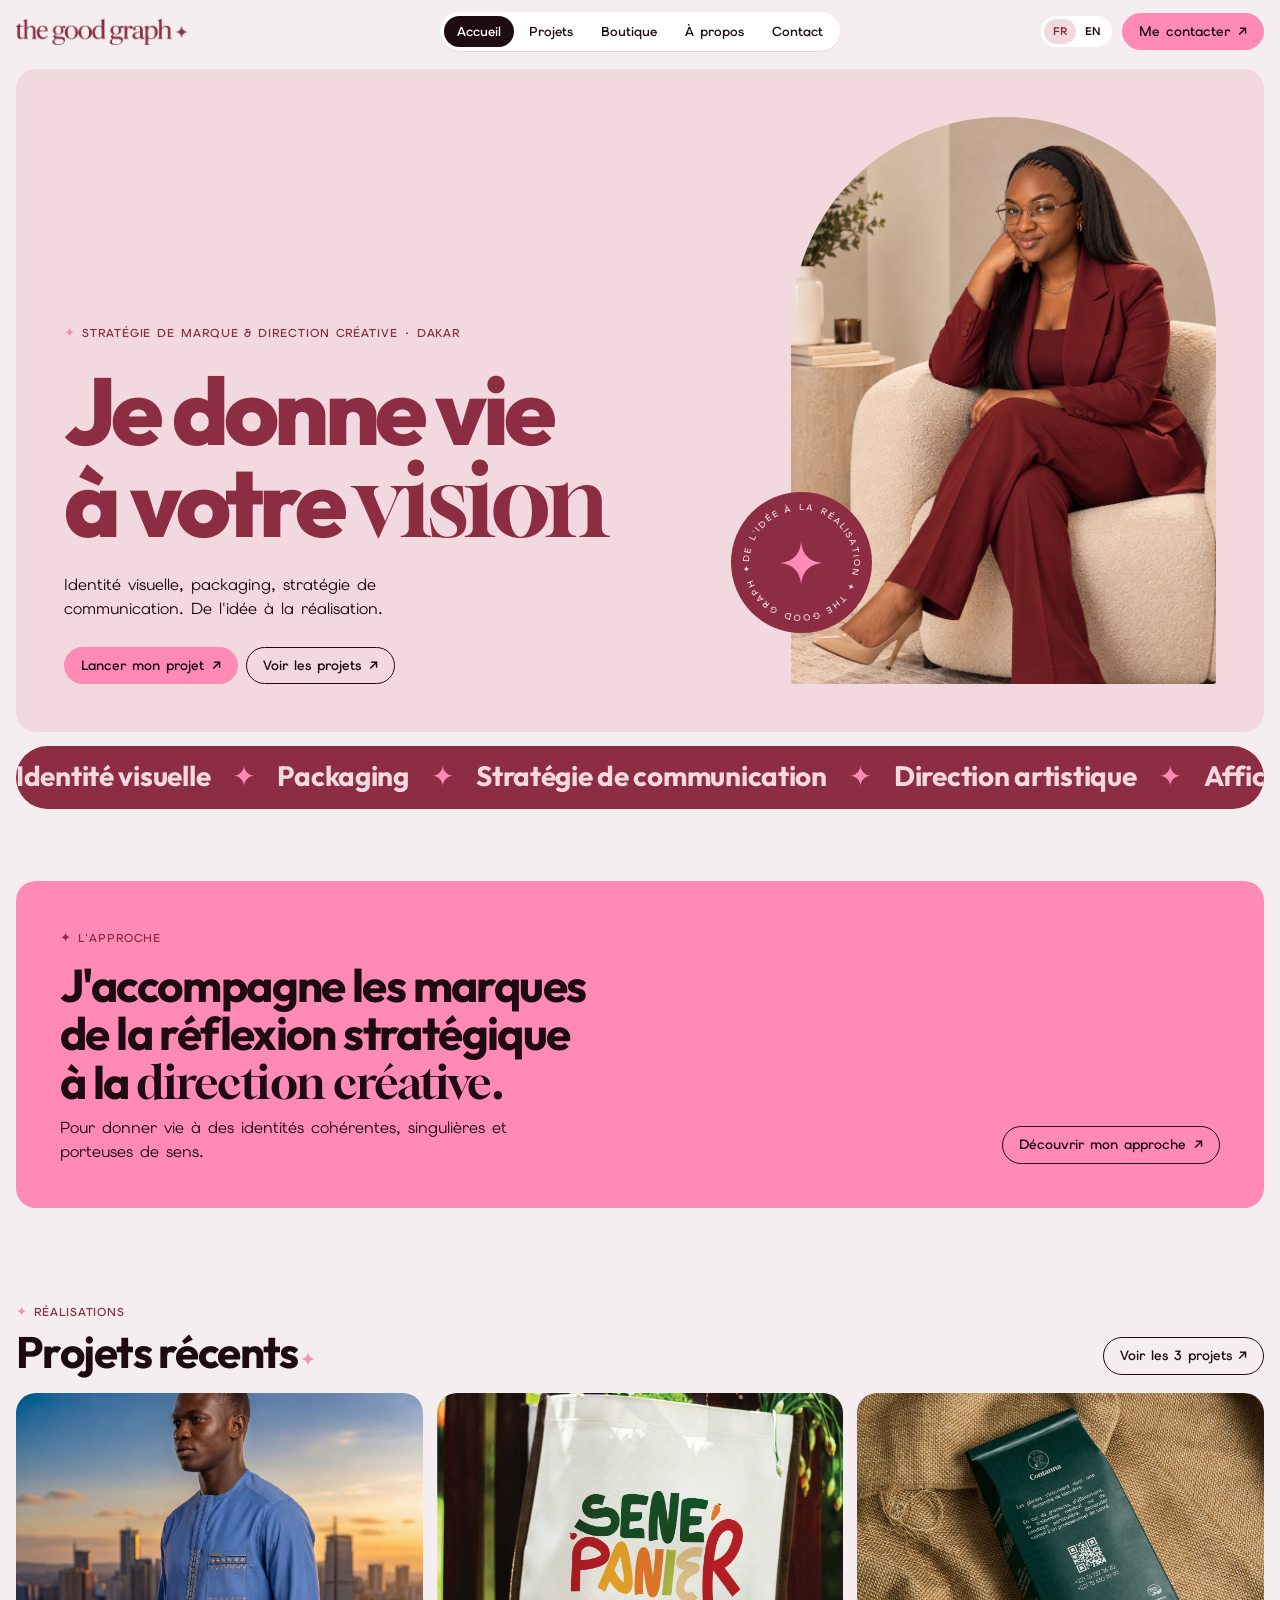
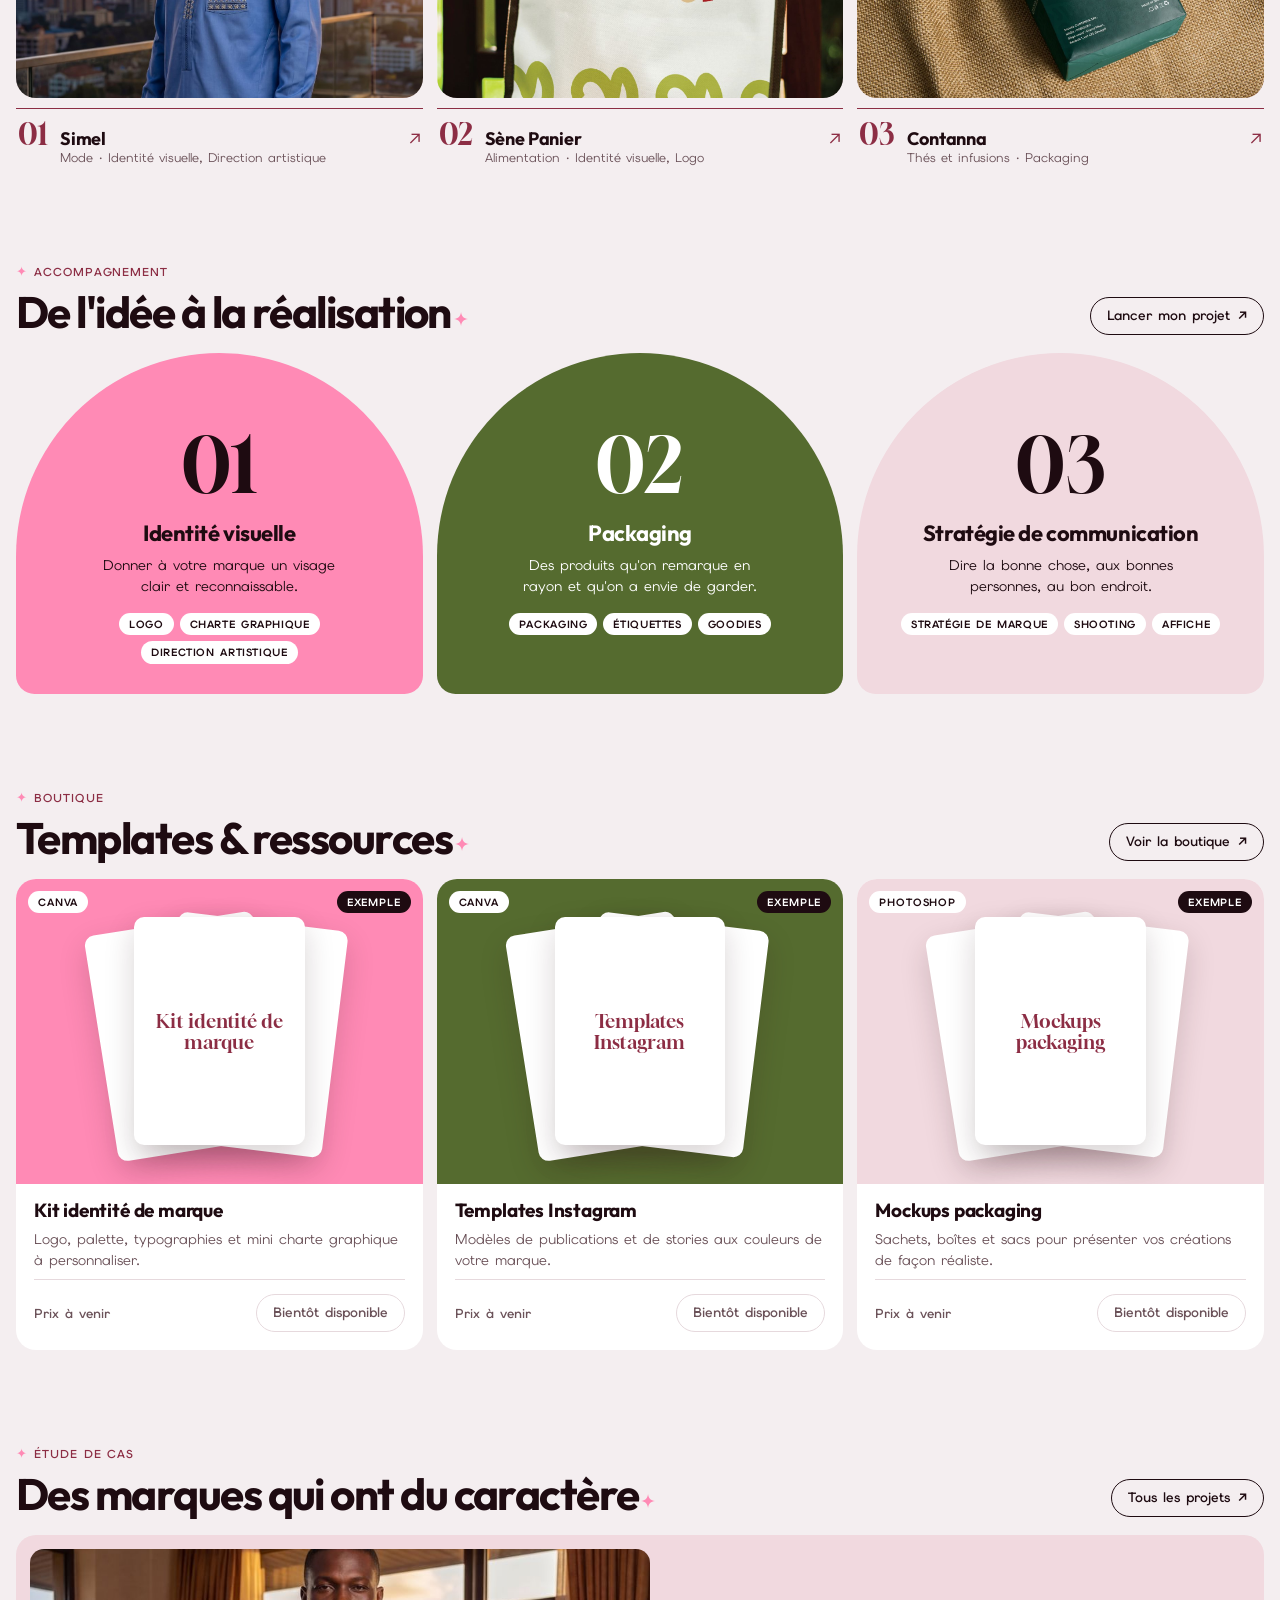
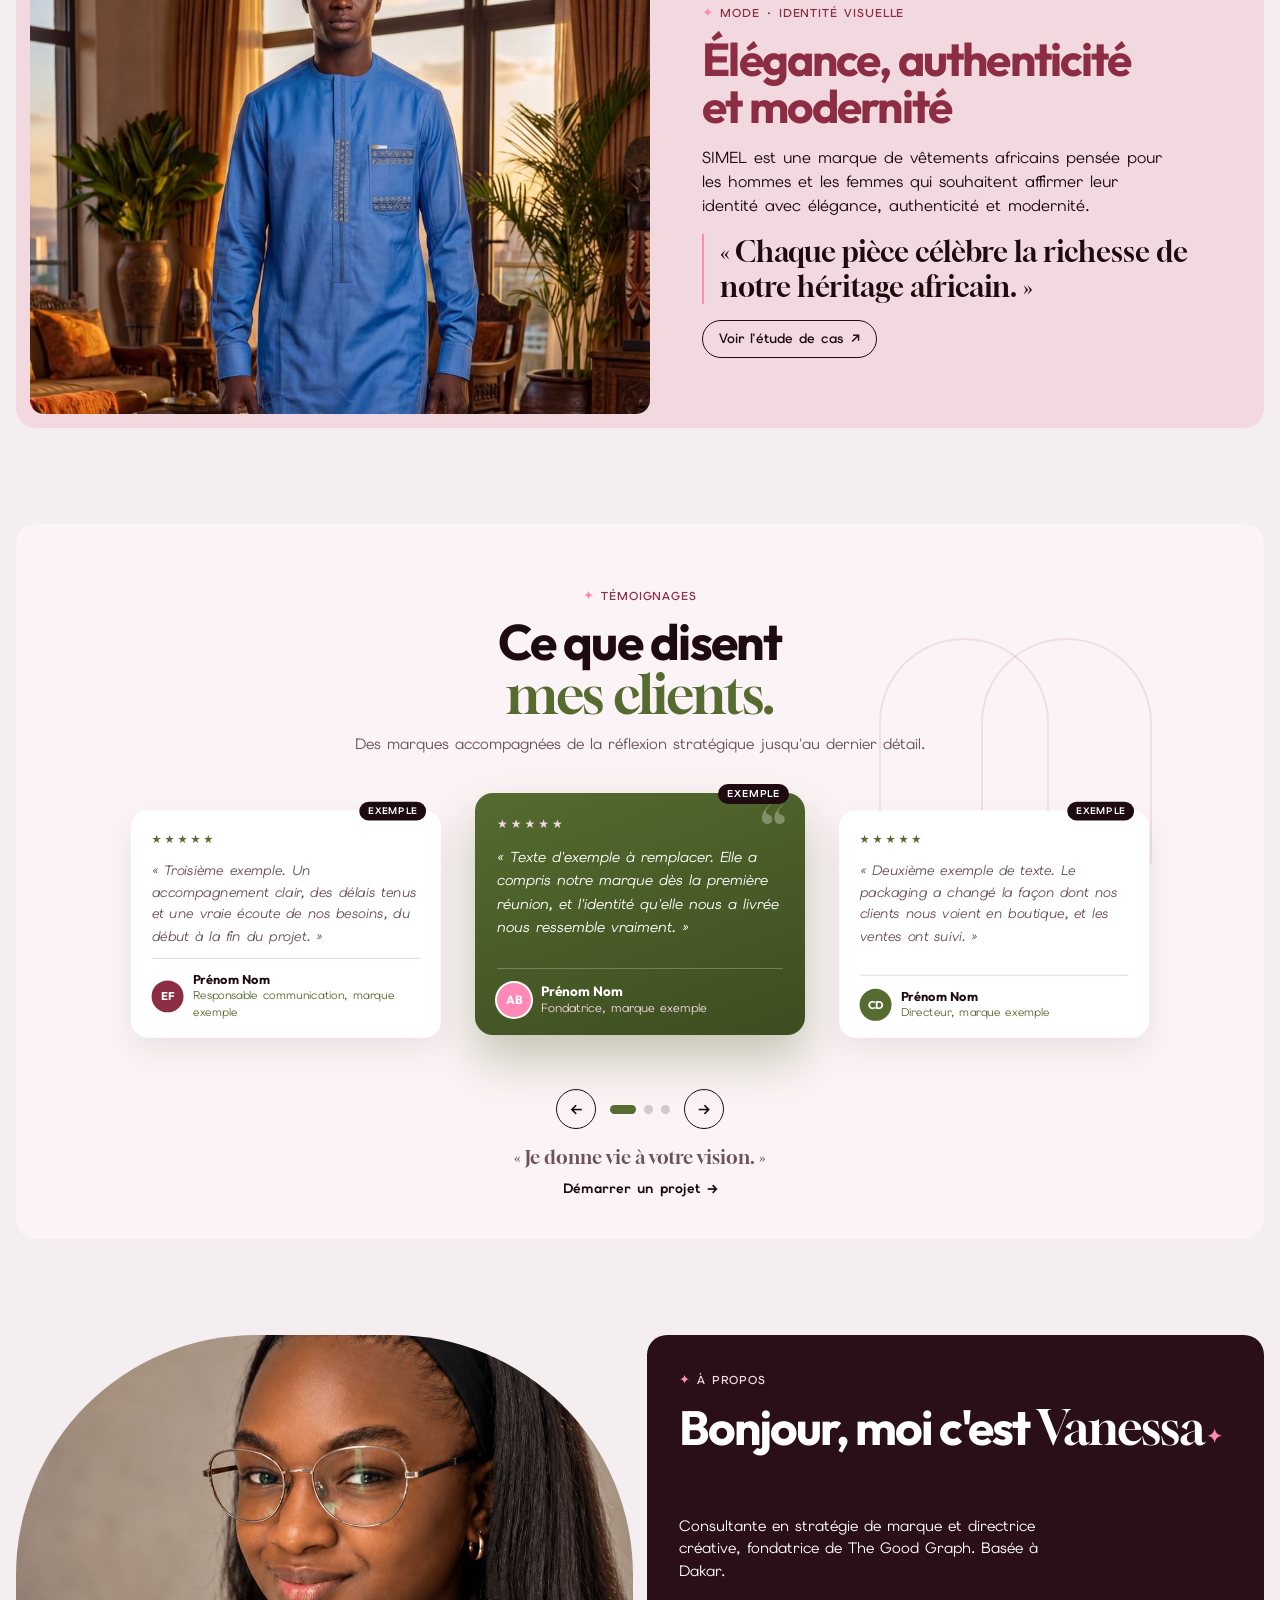
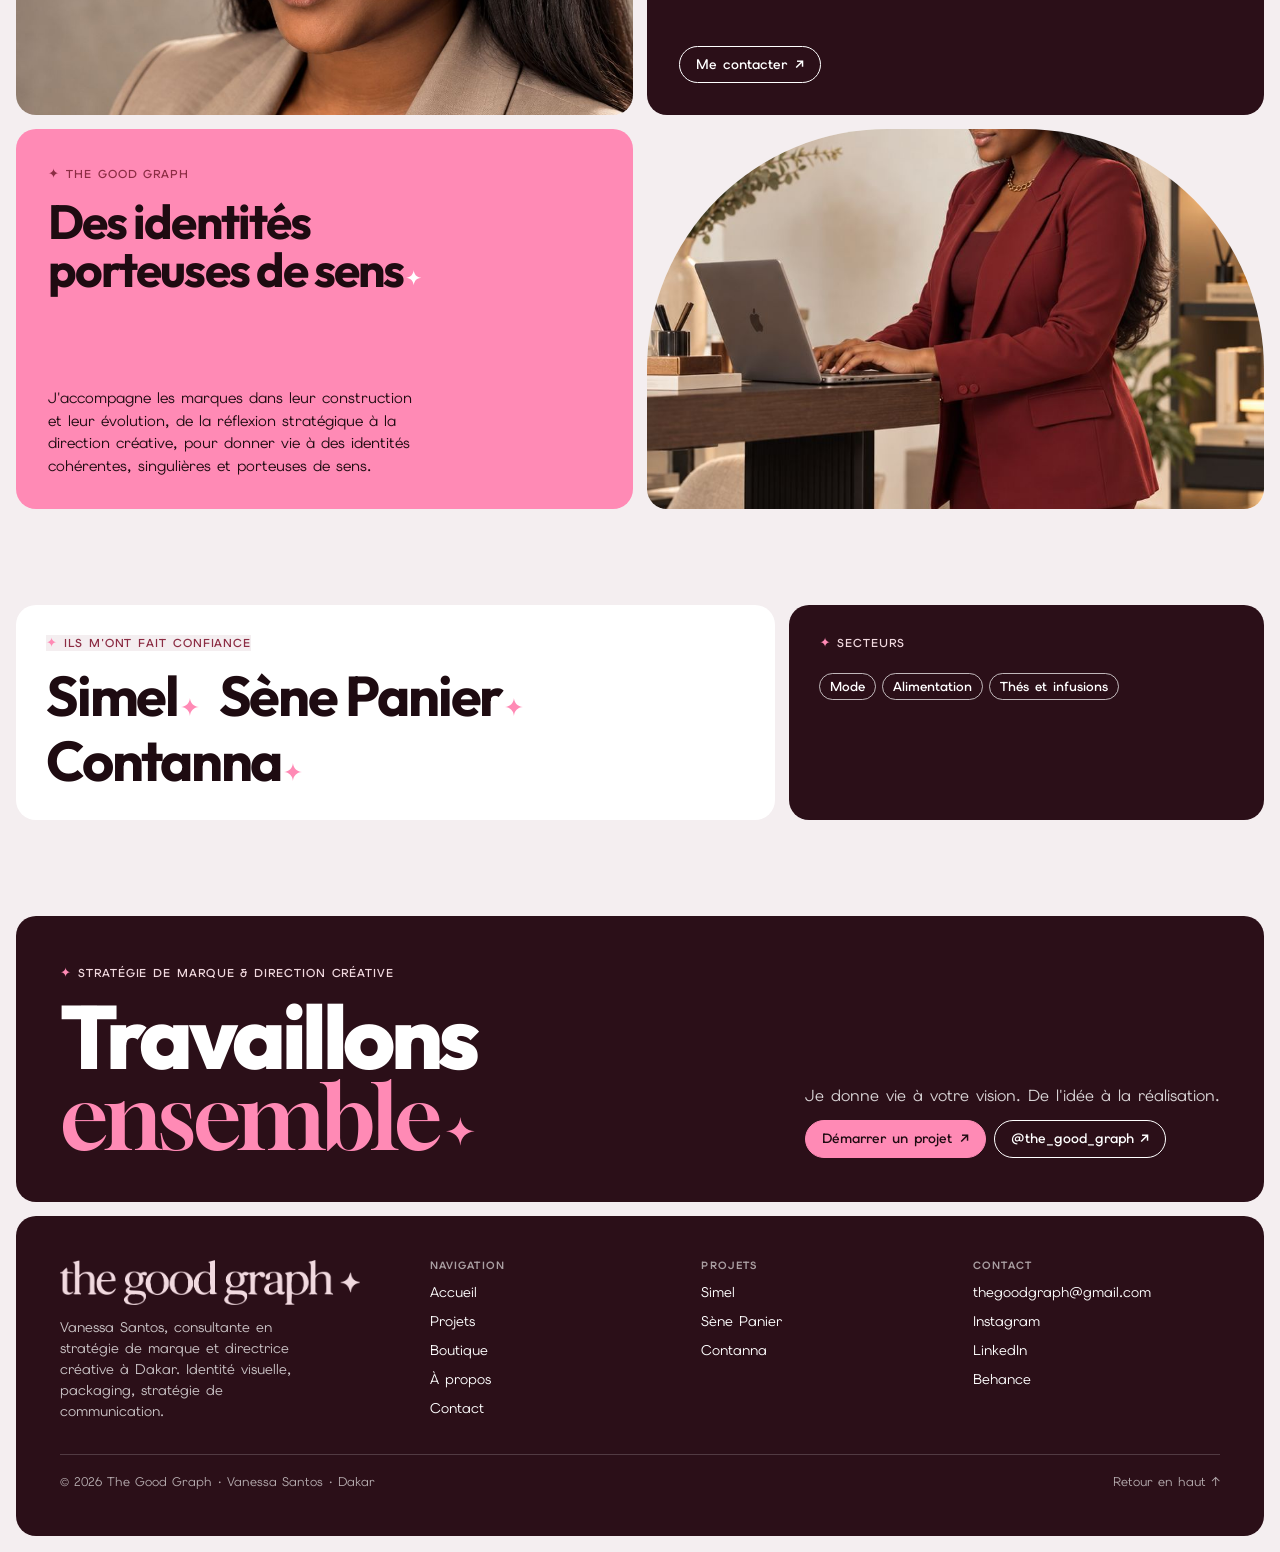
<file: index.html>
<!doctype html>
<html lang="fr">
<head>
<meta charset="utf-8">
<meta name="viewport" content="width=device-width,initial-scale=1,viewport-fit=cover">
<link rel="icon" type="image/png" href="img/monogram-wine.png">
<meta property="og:title" content="The Good Graph — Vanessa Santos">
<meta property="og:description" content="Stratégie de marque et direction créative, Dakar.">
<meta property="og:image" content="img/simel-7.jpg">
<title>The Good Graph</title>
<meta name="claude:viewport-fit-sides" content="cover">
<meta name="description" content="The Good Graph — Vanessa Santos, stratégie de marque et direction créative à Dakar. Identité visuelle, packaging, stratégie de communication.">
<link rel="preconnect" href="https://fonts.googleapis.com">
<link rel="preconnect" href="https://fonts.gstatic.com" crossorigin>
<link rel="stylesheet" href="https://fonts.googleapis.com/css2?family=Elms+Sans:ital,wght@0,300;0,400;0,600;0,700;0,800;1,400&family=Outfit:wght@500;600;700;800&family=Gloock&display=swap">
<style>
/* Layout : un site en mosaïque de cartes arrondies posées sur un fond rosé très clair, ponctué d'arches
   (portraits, services) et de l'étoile du logo.
   Trois vues (accueil, projets, contact) et une fiche projet plein écran, pilotées par l'ancre de l'adresse. */
:root{
  --bg:#F4EEF0;        /* fond de page, rose grisé */
  --card:#FFFFFF;
  --dark:#2B0F18;      /* bordeaux presque noir, pour les grandes cartes sombres */
  --wine:#8C2D44;
  --pink:#FF8AB5;
  --blush:#F1D9DF;
  --green:#556B2F;     /* vert olive */
  --ink:#1E0B11;
  --ink-soft:#6B5259;
  --line:#E6D9DD;
  --display:"Outfit","Elms Sans",system-ui,sans-serif;
  --body:"Elms Sans",system-ui,-apple-system,"Segoe UI",sans-serif;
  --serif:"Gloock",Georgia,"Times New Roman",serif;  /* accent : rappelle le dessin du logo */
  --r:20px;            /* arrondi des cartes */
  --gap:14px;
  --ease:cubic-bezier(.2,.7,.1,1);
  color-scheme:light;
}
*{box-sizing:border-box}
[hidden]{display:none!important}
html{scroll-behavior:smooth}
body{margin:0;background:var(--bg);color:var(--ink);font:400 16px/1.5 var(--body);-webkit-font-smoothing:antialiased;overflow-x:hidden}
img{display:block;max-width:100%}
a{color:inherit}
button{font:inherit;cursor:pointer}
::selection{background:var(--pink);color:var(--ink)}
:focus-visible{outline:2px solid var(--wine);outline-offset:3px}
.wrap{max-width:1280px;margin:0 auto;padding-left:max(16px,env(safe-area-inset-left,0px));padding-right:max(16px,env(safe-area-inset-right,0px))}
.stack{display:grid;gap:var(--gap)}

/* ---------- petits éléments communs ---------- */
.pill{display:inline-flex;align-items:center;gap:7px;width:fit-content;max-width:100%;font:600 11.5px/1.2 var(--body);letter-spacing:.08em;text-transform:uppercase;color:var(--wine)}
.pill::before{content:"✦";color:var(--pink);font-size:1.15em;letter-spacing:0}
.pill.dark{color:var(--blush)}
.statement .pill::before,.tile.pink .pill::before{color:var(--wine)}
em.serif{font-family:var(--serif);font-style:normal;font-weight:400;letter-spacing:-.02em}
.dot{width:7px;height:7px;border-radius:50%;background:var(--green);display:inline-block}
.star{display:inline-block;width:.32em;height:.32em;margin-left:.06em;vertical-align:.05em;color:var(--pink)}
.star svg{width:100%;height:100%;fill:currentColor;display:block}
.btn{display:inline-flex;align-items:center;gap:8px;border-radius:999px;padding:11px 16px;font:600 13.5px/1 var(--body);text-decoration:none;border:1.5px solid currentColor;background:transparent;color:inherit;white-space:nowrap;transition:background .25s,color .25s,transform .25s var(--ease)}
.btn:hover{transform:translateY(-2px)}
.btn.fill{background:var(--pink);border-color:var(--pink);color:var(--ink)}
.btn.fill:hover{background:var(--blush);border-color:var(--blush)}
.btn.light{color:var(--card)}
.btn.light:hover{background:var(--card);color:var(--ink)}
.btn.ink{color:var(--ink)}
.btn.ink:hover{background:var(--ink);color:var(--card)}
.round{width:30px;height:30px;border-radius:50%;background:var(--ink);color:var(--card);display:grid;place-items:center;font-size:13px;flex:none;transition:transform .35s var(--ease),background .25s}
.card{background:var(--card);border-radius:var(--r);overflow:hidden;position:relative}
.h2{font:700 clamp(28px,4vw,44px)/1.02 var(--display);letter-spacing:-.035em;margin:0;text-wrap:balance}
.sec{display:grid;gap:18px;padding-top:clamp(56px,8vw,96px)}
.sec-head{display:flex;flex-wrap:wrap;justify-content:space-between;align-items:end;gap:14px}
.sec-head .stack{gap:10px}

/* ---------- en-tête ---------- */
body::before{content:"";position:fixed;inset:0 0 auto;height:env(safe-area-inset-top,0px);z-index:60;background:var(--bg)}
.top{position:sticky;top:env(safe-area-inset-top,0px);z-index:50;background:color-mix(in srgb,var(--bg) 86%,transparent);backdrop-filter:blur(12px)}
.top .wrap{display:grid;grid-template-columns:1fr auto 1fr;align-items:center;gap:12px;padding-block:12px}
.logo img{height:26px;width:auto}
.nav{display:flex;gap:2px;background:var(--card);border-radius:999px;padding:4px;box-shadow:0 1px 0 var(--line)}
.nav a{text-decoration:none;font:600 13px/1 var(--body);padding:9px 13px;border-radius:999px;color:var(--ink);white-space:nowrap;transition:background .2s}
.nav a:hover{background:var(--bg)}
.nav a[aria-current="page"]{background:var(--ink);color:var(--card)}
@media (max-width:440px){.nav a{padding:9px 8px;font-size:12.5px}}
.top-right{display:flex;justify-content:flex-end;align-items:center;gap:10px}
.lang{display:flex;background:var(--card);border-radius:999px;padding:3px}
.lang button{border:0;background:transparent;color:var(--ink);font:700 11px/1 var(--body);padding:7px 9px;border-radius:999px}
.lang button[aria-pressed="true"]{background:var(--blush);color:var(--wine)}
@media (max-width:900px){.top .wrap{grid-template-columns:auto 1fr}.nav{grid-column:1 / -1;grid-row:2;justify-self:center;overflow-x:auto;max-width:100%}.top-right .btn{display:none}}

/* ---------- héro : texte à gauche, portrait en arche à droite ---------- */
.hero{background:var(--blush);color:var(--wine);border-radius:var(--r);padding:clamp(22px,4vw,48px);display:grid;grid-template-columns:minmax(0,1.35fr) minmax(0,.85fr);gap:clamp(24px,4vw,64px);align-items:end;margin-top:6px}
@media (max-width:760px){.hero{grid-template-columns:minmax(0,1fr)}}
.hero-text{display:grid;grid-template-columns:minmax(0,1fr);gap:clamp(16px,2.4vw,26px);align-content:end;min-width:0}
.hero h1{font:800 clamp(48px,7.4vw,116px)/.92 var(--display);letter-spacing:-.05em;margin:0;text-wrap:balance;animation:rise 1s var(--ease) both}
.hero h1 em.serif{font-size:1.06em;letter-spacing:-.03em}
.hero h1 .star{width:.38em;height:.38em}
@keyframes rise{from{transform:translateY(28px);opacity:.25}}
.hero p{margin:0;max-width:38ch;font-size:16px;color:var(--ink)}
.hero .btns{display:flex;gap:8px;flex-wrap:wrap}
.hero-arch{margin:0;position:relative;width:100%;max-width:440px;justify-self:end}
@media (max-width:760px){.hero-arch{justify-self:center;max-width:270px}}
.hero-arch img{width:100%;height:auto;aspect-ratio:3/4;object-fit:cover;object-position:50% 25%;border-radius:999px 999px 14px 14px;animation:rise 1.2s var(--ease) .15s both}
.badge{position:absolute;left:-14%;bottom:9%;width:clamp(104px,11vw,146px);aspect-ratio:1;border-radius:50%;background:var(--wine);color:var(--blush);display:grid;place-items:center}
@media (max-width:760px){.badge{left:-6%}}
.badge svg{position:absolute;inset:0;width:100%;height:100%;animation:spin 18s linear infinite}
.badge text{font:600 12.5px var(--body);letter-spacing:.12em;fill:currentColor}
.badge .mid{width:30%;height:30%;fill:var(--pink)}
@keyframes spin{to{transform:rotate(360deg)}}

/* ---------- bandeau défilant ---------- */
.band{margin-top:var(--gap);background:var(--wine);color:var(--blush);border-radius:999px;overflow:hidden;white-space:nowrap;padding-block:16px}
.band-track{display:inline-flex;animation:marquee 34s linear infinite;font:700 clamp(18px,2.2vw,28px)/1 var(--display);letter-spacing:-.01em}
.band-track span{display:inline-flex;align-items:center;gap:22px;padding-right:22px}
.band-track i{font-style:normal;color:var(--pink)}
@keyframes marquee{to{transform:translateX(-50%)}}

/* ---------- carte manifeste ---------- */
.statement{background:var(--pink);border-radius:var(--r);padding:clamp(22px,4vw,44px);display:grid;grid-template-columns:minmax(0,1fr) auto;gap:20px;align-items:end;margin-top:clamp(40px,6vw,72px)}
.statement h2{font:700 clamp(26px,3.6vw,46px)/1.05 var(--display);letter-spacing:-.035em;margin:12px 0 10px;max-width:22ch;text-wrap:balance}
.statement p{margin:0;max-width:52ch}
@media (max-width:720px){.statement{grid-template-columns:1fr}.statement .btn{justify-self:start}}

/* ---------- cartes projet ---------- */
.pgrid{display:grid;grid-template-columns:repeat(3,minmax(0,1fr));gap:var(--gap)}
.pgrid.two{grid-template-columns:repeat(2,minmax(0,1fr))}
@media (max-width:900px){.pgrid{grid-template-columns:repeat(2,minmax(0,1fr))}}
@media (max-width:600px){.pgrid,.pgrid.two{grid-template-columns:1fr}}
.pcard{display:grid;gap:10px;align-content:start;text-decoration:none;cursor:pointer}
.pcard .media{position:relative;border-radius:var(--r);overflow:hidden;aspect-ratio:4/3;background:var(--blush)}
.pgrid.two .pcard .media{aspect-ratio:16/10}
.pcard .media img{position:absolute;inset:0;width:100%;height:100%;object-fit:cover;transition:transform 1s var(--ease),opacity .5s var(--ease)}
.pcard .media img + img{opacity:0}
.pcard:hover .media img:first-of-type{transform:scale(1.05)}
.pcard:hover .media img + img{opacity:1}
.pcard .meta{display:grid;grid-template-columns:auto minmax(0,1fr) auto;align-items:baseline;gap:12px;border-top:1.5px solid var(--wine);padding:10px 2px 0}
.pcard .meta .n{font:400 30px/1 var(--serif);color:var(--wine)}
.pcard .meta b{display:block;font:700 18px/1.2 var(--display);letter-spacing:-.01em}
.pcard .meta small{display:block;font-size:12.5px;color:var(--ink-soft)}
.pcard .meta .go{color:var(--wine);font-size:18px;transition:transform .35s var(--ease)}
.pcard:hover .meta .go{transform:translate(4px,-4px)}

/* ---------- services ---------- */
.services{display:grid;grid-template-columns:repeat(3,minmax(0,1fr));gap:var(--gap)}
@media (max-width:900px){.services{grid-template-columns:1fr}}
.svc{border-radius:220px 220px var(--r) var(--r);padding:clamp(52px,6vw,78px) clamp(18px,2.4vw,28px) clamp(22px,2.6vw,30px);display:grid;gap:10px;align-content:start;justify-items:center;text-align:center;min-height:300px;transition:transform .4s var(--ease)}
.svc:hover{transform:translateY(-6px)}
.svc:nth-child(1){background:var(--pink)}
.svc:nth-child(2){background:var(--green);color:var(--card)}
.svc:nth-child(3){background:var(--blush)}
.svc .num{font:400 clamp(56px,6vw,82px)/.9 var(--serif)}
.svc h3{font:700 22px/1.1 var(--display);letter-spacing:-.02em;margin:12px 0 0}
.svc p{margin:0;font-size:14px;max-width:30ch}
.chips{display:flex;flex-wrap:wrap;gap:6px;list-style:none;margin:6px 0 0;padding:0}
.svc .chips{justify-content:center}
.chips li{background:var(--card);color:var(--ink);border-radius:999px;padding:6px 10px;font:700 10.5px/1 var(--body);letter-spacing:.06em;text-transform:uppercase}

/* ---------- étude de cas mise en avant ---------- */
.case-feature{background:var(--blush);border-radius:var(--r);padding:var(--gap);display:grid;grid-template-columns:minmax(0,1.1fr) minmax(0,1fr);gap:clamp(16px,3vw,36px);align-items:center;text-decoration:none;cursor:pointer}
@media (max-width:820px){.case-feature{grid-template-columns:1fr}}
.case-feature .media{border-radius:calc(var(--r) - 6px);overflow:hidden;position:relative;aspect-ratio:4/3}
.case-feature .media img{width:100%;height:100%;object-fit:cover;object-position:50% 25%;transition:transform 1.2s var(--ease)}
.case-feature:hover .media img{transform:scale(1.03)}
.case-feature .media .pill{position:absolute;left:12px;top:12px;z-index:1}
.case-feature .txt{display:grid;gap:16px;padding:clamp(4px,1.5vw,16px)}
.case-feature h3{font:700 clamp(28px,3.6vw,48px)/1.02 var(--display);letter-spacing:-.04em;margin:0;text-wrap:balance;color:var(--wine)}
.case-feature p{margin:0;max-width:46ch}
.case-feature .btn{justify-self:start}
.case-feature .q{margin:0;padding-left:16px;border-left:2px solid var(--pink);font:400 clamp(20px,2.2vw,28px)/1.25 var(--serif);color:var(--ink)}

/* ---------- témoignages : panneau clair, trois cartes, celle du centre en olive ---------- */
.temo{background:color-mix(in srgb,var(--blush) 32%,var(--card));border-radius:var(--r);padding:clamp(36px,5vw,64px) clamp(16px,3vw,40px) clamp(28px,4vw,44px);text-align:center;position:relative;overflow:hidden;display:grid;gap:clamp(18px,3vw,30px);justify-items:center}
/* deux arches en filet, rappel du motif du site */
.temo::before,.temo::after{content:"";position:absolute;top:16%;width:clamp(110px,13vw,190px);aspect-ratio:3/4;border:2px solid color-mix(in srgb,var(--wine) 10%,transparent);border-radius:999px 999px 14px 14px;pointer-events:none}
.temo::before{right:9%}
.temo::after{right:calc(9% + clamp(70px,8vw,120px))}
.temo-head{display:grid;gap:12px;justify-items:center;max-width:58ch;position:relative;z-index:1}
.temo-head .pill{justify-self:center}
.temo h2{font:700 clamp(30px,4vw,50px)/1.02 var(--display);letter-spacing:-.035em;margin:0;color:var(--ink)}
.temo h2 em.serif{display:block;color:var(--green);font-size:1.06em;letter-spacing:-.02em}
.temo-head p{margin:0;color:var(--ink-soft);font-size:15px}
.t-stage{display:grid;width:100%;max-width:1060px;position:relative;z-index:1;padding-block:18px 14px;touch-action:pan-y;user-select:none}
.tcard{grid-area:1 / 1;justify-self:center;width:min(32%,330px);margin:0;background:var(--card);border-radius:18px;padding:22px 22px 18px;text-align:left;display:flex;flex-direction:column;gap:12px;position:relative;box-shadow:0 14px 34px rgba(43,15,24,.07);
  transform:translateX(calc(var(--off) * (100% + 24px))) scale(.94);opacity:0;pointer-events:none;cursor:pointer;
  transition:transform .7s var(--ease),opacity .5s ease,background-color .5s ease,color .5s ease,box-shadow .5s ease}
.tcard.is-side{opacity:1;pointer-events:auto}
.tcard.is-side:hover{transform:translateX(calc(var(--off) * (100% + 24px))) scale(.96)}
.tcard.is-active{opacity:1;pointer-events:auto;cursor:default;z-index:2;transform:translateX(0) translateY(-10px) scale(1);background-color:var(--green);background-image:linear-gradient(160deg,var(--green),#3D4D20);color:var(--card);box-shadow:0 24px 46px rgba(85,107,47,.32)}
.tcard .stars{color:var(--green);font-size:12px;letter-spacing:3px}
.tcard.is-active .stars{color:var(--blush)}
.tcard .qmark{position:absolute;top:8px;right:18px;font:400 64px/1 var(--serif);color:color-mix(in srgb,var(--card) 30%,transparent);opacity:0;transition:opacity .5s}
.tcard.is-active .qmark{opacity:1}
.tcard blockquote{margin:0;font:italic 400 14.5px/1.6 var(--body);color:var(--ink-soft)}
.tcard.is-active blockquote{color:var(--card)}
.tcard .who{display:flex;align-items:center;gap:10px;margin-top:auto;padding-top:14px;border-top:1px solid var(--line)}
.tcard.is-active .who{border-top-color:color-mix(in srgb,var(--card) 25%,transparent)}
.tcard .av{width:34px;height:34px;border-radius:50%;flex:none;display:grid;place-items:center;color:var(--card);font:700 12px/1 var(--display);overflow:hidden;box-shadow:0 0 0 2px var(--card)}
.tcard .av img{width:100%;height:100%;object-fit:cover}
.tcard .who b{display:block;font:700 13.5px/1.2 var(--display)}
.tcard .who small{display:block;font-size:12px;color:var(--green)}
.tcard.is-active .who small{color:var(--blush)}
.tcard .ex{position:absolute;top:-9px;right:16px;background:var(--ink);color:var(--card);border-radius:999px;padding:5px 9px;font:700 10px/1 var(--body);letter-spacing:.08em;text-transform:uppercase}
@media (max-width:760px){
  .tcard{width:78%;transform:translateX(calc(var(--off) * (100% + 12px))) scale(.94)}
  .tcard.is-side:hover{transform:translateX(calc(var(--off) * (100% + 12px))) scale(.94)}
  .temo::before,.temo::after{display:none}
}
.temo-foot{display:grid;gap:12px;justify-items:center;position:relative;z-index:1}
.t-nav{display:flex;align-items:center;gap:14px}
.t-nav .arrow{width:40px;height:40px;border-radius:999px;border:1.5px solid var(--ink);background:transparent;color:var(--ink);font:600 15px/1 var(--body);transition:background .2s,color .2s}
.t-nav .arrow:hover{background:var(--ink);color:var(--card)}
.car-dots{display:flex;gap:8px}
.car-dots button{width:9px;height:9px;border-radius:999px;border:0;padding:0;background:color-mix(in srgb,var(--ink) 18%,transparent);transition:width .35s var(--ease),background .25s}
.car-dots button[aria-current="true"]{width:26px;background:var(--green)}
.temo-line{margin:4px 0 0;font:400 clamp(16px,1.6vw,19px)/1.3 var(--serif);color:var(--ink-soft)}
.temo-link{font:700 13.5px/1 var(--body);text-decoration:none;color:var(--ink)}
.temo-link:hover{color:var(--wine)}

/* ---------- à propos ---------- */
.bento{display:grid;grid-template-columns:repeat(2,minmax(0,1fr));gap:var(--gap)}
@media (max-width:720px){.bento{grid-template-columns:1fr}}
.bento > *{min-height:clamp(260px,30vw,380px)}
.bento .photo{border-radius:240px 240px var(--r) var(--r)}
.bento .photo img{position:absolute;inset:0;width:100%;height:100%;object-fit:cover;object-position:50% 25%;transition:transform 1.2s var(--ease)}
.bento .photo:hover img{transform:scale(1.04)}
.bento .tile{border-radius:var(--r);padding:clamp(20px,3vw,32px);display:flex;flex-direction:column;justify-content:space-between;gap:20px}
.bento .tile.dark{background:var(--dark);color:var(--card)}
.bento .tile.pink{background:var(--pink)}
.bento h3{font:700 clamp(30px,3.8vw,48px)/1 var(--display);letter-spacing:-.04em;margin:12px 0 0;text-wrap:balance}
.bento p{margin:0;max-width:42ch;font-size:15px}
.bento .btn{align-self:flex-start}

/* ---------- clients et secteurs ---------- */
.trust{display:grid;grid-template-columns:minmax(0,1.6fr) minmax(0,1fr);gap:var(--gap)}
@media (max-width:820px){.trust{grid-template-columns:1fr}}
.trust > *{padding:clamp(20px,3vw,30px);display:grid;gap:16px;align-content:start;border-radius:var(--r)}
.names{font:700 clamp(30px,4.4vw,56px)/1.05 var(--display);letter-spacing:-.04em;margin:0;display:flex;flex-wrap:wrap;gap:.1em .35em}
.names span{display:inline-flex;align-items:baseline}
.trust .tile{background:var(--dark);color:var(--card)}
.trust .chips li{background:transparent;border:1.5px solid color-mix(in srgb,var(--card) 70%,transparent);color:var(--card);text-transform:none;letter-spacing:0;font-size:13px;font-weight:600}

/* ---------- appel à l'action et pied de page ---------- */
.cta{background:var(--dark);color:var(--card);border-radius:var(--r);padding:clamp(24px,4vw,44px);display:flex;flex-wrap:wrap;justify-content:space-between;align-items:end;gap:20px;margin-top:clamp(56px,8vw,96px)}
.cta h2 em.serif{color:var(--pink)}
.cta h2{font:800 clamp(44px,7vw,96px)/.9 var(--display);letter-spacing:-.05em;margin:12px 0 0;max-width:10ch}
.cta .side{display:grid;gap:12px;justify-items:start}
.cta .side p{margin:0;color:color-mix(in srgb,var(--card) 82%,transparent)}
.cta .btns{display:flex;flex-wrap:wrap;gap:8px}
.foot{background:var(--dark);color:var(--card);border-radius:var(--r);padding:clamp(24px,4vw,44px);margin-block:var(--gap) max(16px,env(safe-area-inset-bottom,0px));display:grid;gap:32px}
.foot-top{display:grid;grid-template-columns:minmax(0,1.4fr) repeat(3,minmax(0,1fr));gap:24px}
@media (max-width:820px){.foot-top{grid-template-columns:repeat(2,minmax(0,1fr))}.foot-top > :first-child{grid-column:1 / -1}}
.foot-top img{width:min(300px,100%);height:auto;margin-bottom:12px}
.foot-top p{margin:0;max-width:34ch;font-size:14px;color:color-mix(in srgb,var(--card) 75%,transparent)}
.foot h4{font:700 10.5px/1 var(--body);letter-spacing:.1em;text-transform:uppercase;margin:0 0 12px;color:color-mix(in srgb,var(--card) 60%,transparent)}
.foot ul{list-style:none;margin:0;padding:0;display:grid;gap:8px;font-size:14px}
.foot ul a{text-decoration:none;overflow-wrap:anywhere}
.foot ul a:hover{color:var(--pink)}
.foot-bottom{display:flex;flex-wrap:wrap;justify-content:space-between;gap:12px;border-top:1px solid color-mix(in srgb,var(--card) 18%,transparent);padding-top:18px;font-size:12.5px;color:color-mix(in srgb,var(--card) 65%,transparent)}
.foot-bottom a{text-decoration:none}

/* ---------- page projets ---------- */
.page-head{background:var(--pink);border-radius:var(--r);padding:clamp(22px,4vw,44px);display:grid;gap:14px;margin-top:6px}
.page-head h1{font:800 clamp(60px,10vw,140px)/.88 var(--display);letter-spacing:-.055em;margin:0}
.page-head .row{display:flex;flex-wrap:wrap;justify-content:space-between;align-items:end;gap:14px}
.page-head p{margin:0}
.filters{display:flex;flex-wrap:wrap;gap:6px}
.filters button{border:1.5px solid var(--ink);background:transparent;color:var(--ink);border-radius:999px;padding:8px 12px;font:600 12.5px/1 var(--body)}
.filters button[aria-pressed="true"]{background:var(--ink);color:var(--card)}
.view-projets .pgrid{margin-top:var(--gap)}

/* ---------- boutique ---------- */
.page-head.green{background:var(--green);color:var(--card)}
.page-head.green .pill{color:var(--blush)}
.page-head.green .filters button{border-color:var(--card);color:var(--card)}
.page-head.green .filters button[aria-pressed="true"]{background:var(--card);color:var(--green)}
.shop-grid{display:grid;grid-template-columns:repeat(3,minmax(0,1fr));gap:var(--gap)}
@media (max-width:900px){.shop-grid{grid-template-columns:repeat(2,minmax(0,1fr))}}
@media (min-width:1100px){#shop{grid-template-columns:repeat(4,minmax(0,1fr))}}
@media (max-width:600px){.shop-grid{grid-template-columns:1fr}}
.product{background:var(--card);border-radius:var(--r);overflow:hidden;display:flex;flex-direction:column}
.cover{position:relative;aspect-ratio:4/3;display:grid;place-items:center;overflow:hidden}
.cover.pink{background:var(--pink)}
.cover.green{background:var(--green)}
.cover.blush{background:var(--blush)}
.cover.dark{background:var(--dark)}
.cover img{position:absolute;inset:0;width:100%;height:100%;object-fit:cover}
/* aperçu dessiné quand le produit n'a pas encore de visuel : trois feuilles qui s'écartent au survol */
.sheets{position:relative;width:42%;aspect-ratio:3/4}
.sheets i{position:absolute;inset:0;background:var(--card);border-radius:10px;box-shadow:0 12px 30px rgba(43,15,24,.18);transition:transform .6s var(--ease)}
.sheets i:nth-child(1){transform:rotate(-9deg) translateX(-20%)}
.sheets i:nth-child(2){transform:rotate(7deg) translateX(18%)}
.sheets i:nth-child(3){display:grid;place-items:center;padding:12%;text-align:center;font:400 clamp(15px,1.5vw,20px)/1.1 var(--serif);font-style:normal;color:var(--wine)}
.product:hover .sheets i:nth-child(1){transform:rotate(-15deg) translateX(-34%)}
.product:hover .sheets i:nth-child(2){transform:rotate(12deg) translateX(32%)}
.cover .fmt,.cover .ex{position:absolute;top:12px;border-radius:999px;padding:6px 10px;font:700 10.5px/1 var(--body);letter-spacing:.08em;text-transform:uppercase}
.cover .fmt{left:12px;background:var(--card);color:var(--ink)}
.cover .ex{right:12px;background:var(--ink);color:var(--card)}
.cover.dark .ex{background:var(--pink);color:var(--ink)}
.product .body{padding:16px 18px 18px;display:flex;flex-direction:column;gap:8px;flex:1}
.product h3{font:700 19px/1.15 var(--display);letter-spacing:-.01em;margin:0}
.product p{margin:0;font-size:14px;color:var(--ink-soft)}
.product .buy{display:flex;justify-content:space-between;align-items:center;gap:10px;margin-top:auto;padding-top:14px;border-top:1.5px solid var(--line)}
.price{font:400 22px/1 var(--serif);color:var(--wine)}
.price.soon{font:600 13px/1 var(--body);color:var(--ink-soft)}
.btn.buy-btn{background:var(--ink);border-color:var(--ink);color:var(--card)}
.btn.buy-btn:hover{background:var(--wine);border-color:var(--wine)}
.btn[aria-disabled="true"]{background:transparent;color:var(--ink-soft);border-color:var(--line);pointer-events:none}
.how{display:grid;grid-template-columns:repeat(3,minmax(0,1fr));gap:var(--gap);margin-top:var(--gap)}
@media (max-width:720px){.how{grid-template-columns:1fr}}
.how div{background:var(--card);border-radius:var(--r);padding:clamp(18px,2.4vw,24px);display:grid;gap:6px;align-content:start}
.how b{font:400 36px/1 var(--serif);color:var(--pink)}
.how h3{font:700 17px/1.2 var(--display);margin:4px 0 0}
.how p{margin:0;font-size:14px;color:var(--ink-soft)}
p.empty,.shop-grid .empty{grid-column:1 / -1;background:var(--card);border-radius:var(--r);padding:28px;text-align:center;color:var(--ink-soft);margin:0}

/* ---------- page contact ---------- */
.contact-page{display:grid;grid-template-columns:minmax(0,.9fr) minmax(0,1.3fr);gap:var(--gap);margin-top:6px;align-items:start}
@media (max-width:900px){.contact-page{grid-template-columns:1fr}}
.intro{background:var(--dark);color:var(--card);border-radius:var(--r);padding:clamp(22px,3vw,34px);display:flex;flex-direction:column;justify-content:space-between;gap:28px;position:sticky;top:90px;min-height:min(620px,calc(100vh - 110px))}
@media (max-width:900px){.intro{position:static;min-height:0}}
.intro .who{display:flex;align-items:center;gap:10px;font-size:12px}
.intro .who img{width:38px;height:38px;border-radius:50%;object-fit:cover;object-position:50% 20%}
.intro .who b{display:block;font-size:14px}
.sentence{font:700 clamp(22px,2.6vw,32px)/1.3 var(--display);letter-spacing:-.02em;margin:0}
.sentence .slot{color:var(--pink);background:none!important;padding:0!important;margin:0!important;border-radius:0!important;display:inline!important;transition:color .25s}
.sentence .slot.empty{color:color-mix(in srgb,var(--pink) 60%,var(--dark));border-bottom:1.5px dashed color-mix(in srgb,var(--pink) 40%,var(--dark))}
.intro .small{display:grid;gap:10px;font-size:13px;color:color-mix(in srgb,var(--card) 75%,transparent);border-top:1px solid color-mix(in srgb,var(--card) 18%,transparent);padding-top:14px}
.intro .small a{text-decoration:none;overflow-wrap:anywhere}
.form{padding:clamp(20px,3vw,34px);display:grid;gap:20px}
.form h2{font:700 clamp(26px,3vw,34px)/1.05 var(--display);letter-spacing:-.03em;margin:0}
.form .sub{margin:-12px 0 0;color:var(--ink-soft);font-size:14px}
.f2{display:grid;grid-template-columns:repeat(2,minmax(0,1fr));gap:14px}
@media (max-width:560px){.f2{grid-template-columns:1fr}}
.field{display:grid;gap:6px;min-width:0;border:0;margin:0;padding:0}
.field label,.field .legend{font:600 13px/1.2 var(--body);padding:0}
.field .opt{font-weight:400;color:var(--ink-soft)}
.field input[type=text],.field input[type=email],.field textarea{width:100%;font:inherit;font-size:15px;color:var(--ink);background:var(--card);border:1.5px solid var(--ink);border-radius:10px;padding:11px 12px}
.field textarea{min-height:110px;resize:vertical}
.field input::placeholder,.field textarea::placeholder{color:#A8949A}
.opts{display:flex;flex-wrap:wrap;gap:6px;margin-top:8px}
.opt-chip{position:relative}
.opt-chip input{position:absolute;inset:0;opacity:0;margin:0;cursor:pointer}
.opt-chip span{display:inline-block;border:1.5px solid var(--ink);border-radius:999px;padding:8px 12px;font:600 13px/1 var(--body);background:var(--card);transition:background .2s,color .2s}
.opt-chip input:checked + span{background:var(--ink);color:var(--card)}
.opt-chip input:focus-visible + span{outline:2px solid var(--wine);outline-offset:2px}
.consent{display:flex;gap:10px;align-items:flex-start;font-size:13px;color:var(--ink-soft)}
.consent input{margin-top:2px;accent-color:var(--wine)}
.send{justify-self:start;border:0;background:var(--pink);color:var(--ink);border-radius:999px;padding:13px 20px;font:700 14px/1 var(--body);transition:background .25s,color .25s,transform .25s var(--ease)}
.send:hover{background:var(--wine);color:var(--card);transform:translateY(-2px)}
.send:disabled{opacity:.6;cursor:wait}
.msg{margin:0;padding:12px 14px;border-radius:12px;font-size:14px}
.msg.ok{background:color-mix(in srgb,var(--green) 16%,var(--card));color:#2E3A18}
.msg.err{background:var(--blush);color:var(--wine)}
.input-err{border-color:var(--wine)!important;box-shadow:0 0 0 2px var(--blush)!important}
.hp{position:absolute;left:-9999px}

/* ---------- fiche projet plein écran ---------- */
.case{position:fixed;inset:0;z-index:80;background:var(--bg);overflow-y:auto;overscroll-behavior:contain;--c:var(--wine);
  clip-path:inset(100% 0 0 0);visibility:hidden;transition:clip-path .75s var(--ease),visibility 0s .75s}
.case.open{clip-path:inset(0 0 0 0);visibility:visible;transition:clip-path .75s var(--ease)}
.case-bar{position:sticky;top:0;z-index:3;background:color-mix(in srgb,var(--bg) 88%,transparent);backdrop-filter:blur(12px)}
.case-bar .wrap{display:flex;justify-content:space-between;align-items:center;gap:16px;padding-top:calc(12px + env(safe-area-inset-top,0px));padding-bottom:12px}
.case-bar b{font:700 12px/1 var(--body);letter-spacing:.08em;text-transform:uppercase}
.case-head{border-radius:var(--r);padding:clamp(22px,4vw,44px);display:grid;gap:16px;background:var(--c);color:var(--card);margin-top:6px}
.case-head h2{font:800 clamp(60px,11vw,160px)/.86 var(--display);letter-spacing:-.055em;margin:0}
.case-hero{margin:var(--gap) 0 0;border-radius:var(--r);overflow:hidden;cursor:zoom-in}
.case-hero img{width:100%;max-height:82vh;object-fit:cover}
.case-info{display:grid;grid-template-columns:minmax(0,4fr) minmax(0,8fr);gap:var(--gap);margin-top:var(--gap)}
@media (max-width:820px){.case-info{grid-template-columns:1fr}}
.case-info dl{margin:0;padding:clamp(20px,3vw,28px);display:grid;gap:18px;align-content:start}
.case-info dt{font:700 10.5px/1 var(--body);letter-spacing:.1em;text-transform:uppercase;color:var(--ink-soft);margin-bottom:6px}
.case-info dd{margin:0;font:600 15px/1.4 var(--body)}
.case-text{padding:clamp(20px,3vw,32px);display:grid;gap:14px;align-content:start}
.case-text p{margin:0;max-width:60ch}
.case-text p:first-child{font:600 clamp(20px,2.2vw,28px)/1.25 var(--display);letter-spacing:-.02em;color:var(--wine);max-width:36ch}
.gallery{display:grid;grid-template-columns:repeat(2,minmax(0,1fr));gap:var(--gap);margin-top:var(--gap)}
.gallery figure{margin:0;border-radius:var(--r);overflow:hidden;background:var(--card);cursor:zoom-in}
.gallery figure img{width:100%;height:100%;object-fit:cover;object-position:50% 25%;aspect-ratio:3/4;transition:transform .9s var(--ease)}
.gallery figure:hover img{transform:scale(1.03)}
.gallery figure.wide{grid-column:1 / -1}
.gallery figure.wide img{aspect-ratio:auto;height:auto}
.gallery figure.solo{grid-column:1 / -1;width:min(100%,620px);justify-self:center}
.gallery figure.logo{grid-column:1 / -1;display:grid;place-items:center;padding:clamp(40px,8vw,110px);cursor:default}
.gallery figure.logo img{aspect-ratio:auto;width:min(100%,520px);height:auto;object-fit:contain}
.gallery figure.logo:hover img{transform:none}
@media (max-width:640px){.gallery{grid-template-columns:1fr}.gallery figure img{aspect-ratio:auto;height:auto}}
.next{display:grid;grid-template-columns:minmax(0,1fr) auto;align-items:center;gap:20px;margin-block:var(--gap) 40px;padding:clamp(20px,3vw,30px);border:0;width:100%;text-align:left;background:var(--dark);color:var(--card);border-radius:var(--r)}
.next small{display:block;font:700 10.5px/1 var(--body);letter-spacing:.1em;text-transform:uppercase;margin-bottom:10px;color:color-mix(in srgb,var(--card) 65%,transparent)}
.next strong{font:800 clamp(40px,7vw,96px)/.9 var(--display);letter-spacing:-.05em;transition:color .3s}
.next:hover strong{color:var(--pink)}
.next img{width:clamp(110px,20vw,260px);aspect-ratio:4/3;object-fit:cover;border-radius:14px;transition:transform .6s var(--ease)}
.next:hover img{transform:rotate(-3deg) scale(1.04)}

/* ---------- visionneuse ---------- */
.lightbox{position:fixed;inset:0;z-index:90;background:color-mix(in srgb,var(--ink) 94%,transparent);display:grid;grid-template-columns:auto minmax(0,1fr) auto;align-items:center;gap:8px;
  padding:max(16px,env(safe-area-inset-top,0px)) max(16px,env(safe-area-inset-right,0px)) max(16px,env(safe-area-inset-bottom,0px)) max(16px,env(safe-area-inset-left,0px))}
.lightbox img{max-width:100%;max-height:calc(100vh - 110px);margin:auto;object-fit:contain;border-radius:8px}
.lightbox button{border:1.5px solid var(--blush);background:transparent;color:var(--blush);border-radius:999px;width:46px;height:46px;font:600 17px/1 var(--body)}
.lightbox button:hover{background:var(--blush);color:var(--ink)}
.lb-close{position:absolute;top:max(16px,env(safe-area-inset-top,0px));right:max(16px,env(safe-area-inset-right,0px))}
.lb-count{position:absolute;left:50%;bottom:max(18px,env(safe-area-inset-bottom,0px));transform:translateX(-50%);color:var(--blush);font:600 13px/1 var(--body)}
@media (max-width:640px){.lightbox{grid-template-columns:1fr}.lb-prev,.lb-next{position:absolute;bottom:max(12px,env(safe-area-inset-bottom,0px))}.lb-prev{left:16px}.lb-next{right:16px}}

/* ---------- apparition au défilement (le contenu reste lisible sans cet effet) ---------- */
@supports (animation-timeline:view()){
  .reveal{animation:up linear both;animation-timeline:view();animation-range:entry 0% entry 45%}
  @keyframes up{from{transform:translateY(40px);opacity:.4}}
}
@media (prefers-reduced-motion:reduce){
  *,*::before,*::after{animation:none!important;transition:none!important}
  html{scroll-behavior:auto}
}
</style>
</head>
<body>

<header class="top">
  <div class="wrap">
    <a class="logo" href="#accueil" aria-label="The Good Graph, accueil"><img src="img/logo-long-wine.png" alt="the good graph" width="2844" height="432"></a>
    <nav class="nav" aria-label="Navigation principale">
      <a href="#accueil" data-view="accueil" data-en="Home">Accueil</a>
      <a href="#projets" data-view="projets" data-en="Work">Projets</a>
      <a href="#boutique" data-view="boutique" data-en="Shop">Boutique</a>
      <a href="#apropos" data-view="apropos" data-en="About">À propos</a>
      <a href="#contact" data-view="contact">Contact</a>
    </nav>
    <div class="top-right">
      <div class="lang" role="group" aria-label="Langue">
        <button type="button" data-lang="fr" aria-pressed="true">FR</button>
        <button type="button" data-lang="en" aria-pressed="false">EN</button>
      </div>
      <a class="btn fill" href="#contact"><span data-en="Get in touch">Me contacter</span> ↗</a>
    </div>
  </div>
</header>

<main class="wrap">

  <!-- ================= ACCUEIL ================= -->
  <div class="view" id="view-accueil">
    <section class="hero" id="accueil" aria-labelledby="hero-title">
      <div class="hero-text">
        <span class="pill" data-en="Brand strategy & creative direction · Dakar">Stratégie de marque & direction créative · Dakar</span>
        <h1 id="hero-title" data-en-html="I bring your &lt;em class=&quot;serif&quot;&gt;vision&lt;/em&gt; to life">Je donne vie à votre <em class="serif">vision</em></h1>
        <p data-en="Visual identity, packaging, communication strategy. From idea to execution.">Identité visuelle, packaging, stratégie de communication. De l'idée à la réalisation.</p>
        <div class="btns">
          <a class="btn fill" href="#contact"><span data-en="Start a project">Lancer mon projet</span> ↗</a>
          <a class="btn ink" href="#projets"><span data-en="See the work">Voir les projets</span> ↗</a>
        </div>
      </div>
      <figure class="hero-arch">
        <img src="img/vanessa-fauteuil.jpg" alt="Vanessa Santos, fondatrice de The Good Graph" width="900" height="1600">
        <div class="badge" aria-hidden="true">
          <svg viewBox="0 0 200 200"><defs><path id="ring" d="M100,100 m-74,0 a74,74 0 1,1 148,0 a74,74 0 1,1 -148,0"/></defs><text><textPath href="#ring" textLength="462" lengthAdjust="spacing">DE L'IDÉE À LA RÉALISATION ✦ THE GOOD GRAPH ✦</textPath></text></svg>
          <svg class="mid" viewBox="0 0 100 100" style="position:static;animation:none"><path d="M50 0C53 30 70 47 100 50C70 53 53 70 50 100C47 70 30 53 0 50C30 47 47 30 50 0Z"/></svg>
        </div>
      </figure>
    </section>

    <div class="band" aria-hidden="true">
      <div class="band-track">
        <span><b data-en="Visual identity">Identité visuelle</b><i>✦</i><b>Packaging</b><i>✦</i><b data-en="Communication strategy">Stratégie de communication</b><i>✦</i><b data-en="Art direction">Direction artistique</b><i>✦</i><b data-en="Posters">Affiche</b><i>✦</i></span>
        <span><b data-en="Visual identity">Identité visuelle</b><i>✦</i><b>Packaging</b><i>✦</i><b data-en="Communication strategy">Stratégie de communication</b><i>✦</i><b data-en="Art direction">Direction artistique</b><i>✦</i><b data-en="Posters">Affiche</b><i>✦</i></span>
      </div>
    </div>

    <section class="statement reveal" aria-label="Approche">
      <div>
        <span class="pill" data-en="Approach">L'approche</span>
        <h2 data-en-html="I support brands from strategic thinking to &lt;em class=&quot;serif&quot;&gt;creative direction&lt;/em&gt;.">J'accompagne les marques de la réflexion stratégique à la <em class="serif">direction créative</em>.</h2>
        <p data-en="To bring to life identities that are coherent, singular and meaningful.">Pour donner vie à des identités cohérentes, singulières et porteuses de sens.</p>
      </div>
      <a class="btn ink" href="#apropos"><span data-en="About me">Découvrir mon approche</span> ↗</a>
    </section>

    <section class="sec">
      <div class="sec-head">
        <div class="stack"><span class="pill" data-en="Work">Réalisations</span><h2 class="h2"><span data-en="Recent work">Projets récents</span><span class="star" aria-hidden="true"><svg viewBox="0 0 100 100"><path d="M50 0C53 30 70 47 100 50C70 53 53 70 50 100C47 70 30 53 0 50C30 47 47 30 50 0Z"/></svg></span></h2></div>
        <a class="btn ink" href="#projets" id="see-all"></a>
      </div>
      <div class="pgrid" id="recent"></div>
    </section>

    <section class="sec">
      <div class="sec-head">
        <div class="stack"><span class="pill" data-en="Services">Accompagnement</span><h2 class="h2"><span data-en="From idea to execution">De l'idée à la réalisation</span><span class="star" aria-hidden="true"><svg viewBox="0 0 100 100"><path d="M50 0C53 30 70 47 100 50C70 53 53 70 50 100C47 70 30 53 0 50C30 47 47 30 50 0Z"/></svg></span></h2></div>
        <a class="btn ink" href="#contact"><span data-en="Start a project">Lancer mon projet</span> ↗</a>
      </div>
      <div class="services">
        <article class="svc reveal">
          <span class="num">01</span>
          <h3 data-en="Visual identity">Identité visuelle</h3>
          <p data-en="Give your brand a clear, recognisable face.">Donner à votre marque un visage clair et reconnaissable.</p>
          <ul class="chips"><li>Logo</li><li data-en="Brand guidelines">Charte graphique</li><li data-en="Art direction">Direction artistique</li></ul>
        </article>
        <article class="svc reveal">
          <span class="num">02</span>
          <h3>Packaging</h3>
          <p data-en="Products people notice on the shelf and want to keep.">Des produits qu'on remarque en rayon et qu'on a envie de garder.</p>
          <ul class="chips"><li>Packaging</li><li data-en="Labels">Étiquettes</li><li data-en="Merch">Goodies</li></ul>
        </article>
        <article class="svc reveal">
          <span class="num">03</span>
          <h3 data-en="Communication strategy">Stratégie de communication</h3>
          <p data-en="Say the right thing, to the right people, in the right place.">Dire la bonne chose, aux bonnes personnes, au bon endroit.</p>
          <ul class="chips"><li data-en="Brand strategy">Stratégie de marque</li><li data-en="Photo shoot">Shooting</li><li data-en="Posters">Affiche</li></ul>
        </article>
      </div>
    </section>

    <section class="sec">
      <div class="sec-head">
        <div class="stack"><span class="pill" data-en="Shop">Boutique</span><h2 class="h2"><span data-en="Templates &amp; resources">Templates &amp; ressources</span><span class="star" aria-hidden="true"><svg viewBox="0 0 100 100"><path d="M50 0C53 30 70 47 100 50C70 53 53 70 50 100C47 70 30 53 0 50C30 47 47 30 50 0Z"/></svg></span></h2></div>
        <a class="btn ink" href="#boutique"><span data-en="Visit the shop">Voir la boutique</span> ↗</a>
      </div>
      <div class="shop-grid" id="shop-teaser"></div>
    </section>

    <section class="sec">
      <div class="sec-head">
        <div class="stack"><span class="pill" data-en="Case study">Étude de cas</span><h2 class="h2"><span data-en="Brands with character">Des marques qui ont du caractère</span><span class="star" aria-hidden="true"><svg viewBox="0 0 100 100"><path d="M50 0C53 30 70 47 100 50C70 53 53 70 50 100C47 70 30 53 0 50C30 47 47 30 50 0Z"/></svg></span></h2></div>
        <a class="btn ink" href="#projets"><span data-en="All projects">Tous les projets</span> ↗</a>
      </div>
      <a class="case-feature reveal" href="#simel" data-open="simel" data-cursor="1">
        <div class="media"><img src="img/simel-1.jpg" alt="Tenue Simel bleue portée dans un salon" loading="lazy" width="893" height="1600"></div>
        <div class="txt">
          <span class="pill" data-en="Fashion · Visual identity">Mode · Identité visuelle</span>
          <h3 data-en="Elegance, authenticity and modernity">Élégance, authenticité et modernité</h3>
          <p data-en="SIMEL is an African clothing brand for men and women who want to express their identity with elegance, authenticity and modernity.">SIMEL est une marque de vêtements africains pensée pour les hommes et les femmes qui souhaitent affirmer leur identité avec élégance, authenticité et modernité.</p>
          <blockquote class="q" data-en="“Each piece celebrates the richness of African heritage.”">« Chaque pièce célèbre la richesse de notre héritage africain. »</blockquote>
          <span class="btn ink"><span data-en="Read the case study">Voir l'étude de cas</span> ↗</span>
        </div>
      </a>
    </section>

    <section class="sec" id="temoignages" aria-labelledby="temo-title">
      <div class="temo">
        <div class="temo-head">
          <span class="pill" data-en="Testimonials">Témoignages</span>
          <h2 id="temo-title" data-en-html="What my &lt;em class=&quot;serif&quot;&gt;clients say.&lt;/em&gt;">Ce que disent <em class="serif">mes clients.</em></h2>
          <p data-en="Brands supported from strategic thinking to the last detail.">Des marques accompagnées de la réflexion stratégique jusqu'au dernier détail.</p>
        </div>
        <div class="t-stage" id="t-stage" aria-roledescription="carrousel"></div>
        <div class="temo-foot">
          <div class="t-nav"><button type="button" class="arrow" id="t-prev">←</button><div class="car-dots" id="car-dots"></div><button type="button" class="arrow" id="t-next">→</button></div>
          <p class="temo-line" data-en="“I bring your vision to life.”">« Je donne vie à votre vision. »</p>
          <a class="temo-link" href="#contact"><span data-en="Start a project">Démarrer un projet</span> →</a>
        </div>
      </div>
    </section>

    <section class="sec" id="apropos" aria-labelledby="about-title">
      <div class="bento">
        <div class="card photo reveal"><img src="img/vanessa-portrait.jpg" alt="Portrait de Vanessa Santos" loading="lazy" width="1086" height="1448"></div>
        <div class="tile dark reveal">
          <div>
            <span class="pill dark" data-en="About">À propos</span>
            <h3 id="about-title"><span data-en-html="Hi, I'm &lt;em class=&quot;serif&quot;&gt;Vanessa&lt;/em&gt;">Bonjour, moi c'est <em class="serif">Vanessa</em></span><span class="star" aria-hidden="true"><svg viewBox="0 0 100 100"><path d="M50 0C53 30 70 47 100 50C70 53 53 70 50 100C47 70 30 53 0 50C30 47 47 30 50 0Z"/></svg></span></h3>
          </div>
          <p data-en="Brand strategy consultant and creative director, founder of The Good Graph. Based in Dakar.">Consultante en stratégie de marque et directrice créative, fondatrice de The Good Graph. Basée à Dakar.</p>
          <a class="btn light" href="#contact"><span data-en="Get in touch">Me contacter</span> ↗</a>
        </div>
        <div class="tile pink reveal">
          <div>
            <span class="pill">The Good Graph</span>
            <h3><span data-en="Identities that make sense">Des identités porteuses de sens</span><span class="star" aria-hidden="true" style="color:var(--card)"><svg viewBox="0 0 100 100"><path d="M50 0C53 30 70 47 100 50C70 53 53 70 50 100C47 70 30 53 0 50C30 47 47 30 50 0Z"/></svg></span></h3>
          </div>
          <p data-en="I help brands take shape and grow, from strategic thinking to creative direction, to bring to life identities that are coherent, singular and meaningful.">J'accompagne les marques dans leur construction et leur évolution, de la réflexion stratégique à la direction créative, pour donner vie à des identités cohérentes, singulières et porteuses de sens.</p>
        </div>
        <div class="card photo reveal"><img src="img/vanessa-bureau.jpg" alt="Vanessa Santos au travail devant son ordinateur" loading="lazy" width="900" height="1600"></div>
      </div>
    </section>

    <section class="sec">
      <div class="trust">
        <div class="card reveal">
          <span class="pill" style="background:var(--bg)" data-en="They trusted me">Ils m'ont fait confiance</span>
          <p class="names" id="names"></p>
        </div>
        <div class="tile reveal">
          <span class="pill dark" data-en="Sectors">Secteurs</span>
          <ul class="chips" id="sectors"></ul>
        </div>
      </div>
    </section>

  </div>

  <!-- ================= PROJETS ================= -->
  <div class="view view-projets" id="view-projets" hidden>
    <section class="page-head">
      <span class="pill" data-en="Case studies">Études de cas</span>
      <h1 data-en="Work">Projets</h1>
      <div class="row">
        <p data-en="Visual identity, packaging, art direction.">Identité visuelle, packaging, direction artistique.</p>
        <div class="filters" id="filters" role="group" aria-label="Filtrer les projets"></div>
      </div>
    </section>
    <div class="pgrid two" id="all"></div>
  </div>

  <!-- ================= BOUTIQUE ================= -->
  <div class="view" id="view-boutique" hidden>
    <section class="page-head green">
      <span class="pill" data-en="Templates &amp; resources">Templates &amp; ressources</span>
      <h1 data-en="Shop">Boutique</h1>
      <div class="row">
        <div class="stack" style="gap:10px">
          <p data-en="Ready-to-use templates, designed with the same care as my client projects.">Des modèles prêts à l'emploi, pensés avec la même exigence que mes projets clients.</p>
          <ul class="chips" aria-label="Moyens de paiement"><li>Wave</li><li>Orange Money</li></ul>
        </div>
        <div class="filters" id="shop-filters" role="group" aria-label="Filtrer les produits"></div>
      </div>
    </section>
    <div class="shop-grid" id="shop" style="margin-top:var(--gap)"></div>
    <div class="how">
      <div><b>1</b><h3 data-en="Choose your template">Choisissez votre template</h3><p data-en="Each sheet tells you the format and the software to use.">Chaque fiche indique le format et le logiciel à utiliser.</p></div>
      <div><b>2</b><h3 data-en="Pay securely">Payez en toute sécurité</h3><p data-en="Secure payment on Chariow, including with Wave and Orange Money.">Paiement sécurisé sur Chariow, notamment par Wave et Orange Money.</p></div>
      <div><b>3</b><h3 data-en="Download">Téléchargez</h3><p data-en="You receive your files right after purchase.">Vous recevez vos fichiers juste après l'achat.</p></div>
    </div>
    <section class="statement">
      <div>
        <span class="pill" data-en="Made to measure">Sur mesure</span>
        <h2 data-en-html="Need a template made &lt;em class=&quot;serif&quot;&gt;for your brand&lt;/em&gt;?">Besoin d'un template <em class="serif">à votre image</em> ?</h2>
        <p data-en="I can adapt a template or create one for your brand.">Je peux adapter un modèle ou en créer un pour votre marque.</p>
      </div>
      <a class="btn ink" href="#contact"><span data-en="Ask me">Me le demander</span> ↗</a>
    </section>
  </div>

  <!-- ================= CONTACT ================= -->
  <div class="view" id="view-contact" hidden>
    <div class="contact-page">
      <aside class="intro">
        <div class="stack" style="gap:18px">
          <div class="who"><img src="img/vanessa-portrait.jpg" alt="" width="1086" height="1448"><span><span data-en="Your message goes straight to">Votre message arrive directement à</span><b>Vanessa Santos</b></span></div>
          <span class="pill dark" data-en="Your request, as you type it">Votre demande, telle que vous l'écrivez</span>
          <p class="sentence" id="sentence" aria-live="polite"></p>
        </div>
        <div class="small">
          <span data-en="I reply to every message myself.">Je réponds moi-même à chaque message.</span>
          <a href="mailto:thegoodgraph@gmail.com">thegoodgraph@gmail.com</a>
          <a href="https://www.instagram.com/the_good_graph/" target="_blank" rel="noopener">Instagram · @the_good_graph</a>
        </div>
      </aside>

      <form class="card form" name="contact" method="POST" data-netlify="true" netlify-honeypot="bot-field" id="form" novalidate>
        <input type="hidden" name="form-name" value="contact">
        <p class="hp"><label>Ne pas remplir <input name="bot-field" id="bot-field" tabindex="-1"></label></p>
        <h2 data-en="Tell me about your project">Parlez-moi de votre projet</h2>
        <p class="sub" data-en="A few answers, I'll reply within a few days.">Quelques réponses, je reviens vers vous sous quelques jours.</p>
        <div class="f2">
          <div class="field"><label for="prenom" data-en="Your first name">Votre prénom</label><input type="text" id="prenom" name="prenom" required autocomplete="given-name" placeholder="Awa"></div>
          <div class="field"><label for="marque" data-en="Your brand">Votre marque</label><input type="text" id="marque" name="marque" placeholder="Ma marque"></div>
        </div>
        <div class="field"><label for="email" data-en="Your email">Votre adresse e-mail</label><input type="email" id="email" name="email" required autocomplete="email" placeholder="vous@marque.com"></div>
        <fieldset class="field">
          <legend class="legend"><span data-en="What do you need?">De quoi avez-vous besoin ?</span> <span class="opt" data-en="(several choices possible)">(plusieurs choix possibles)</span></legend>
          <div class="opts">
            <label class="opt-chip"><input type="checkbox" name="besoin" value="Identité visuelle"><span data-en="Visual identity">Identité visuelle</span></label>
            <label class="opt-chip"><input type="checkbox" name="besoin" value="Packaging"><span>Packaging</span></label>
            <label class="opt-chip"><input type="checkbox" name="besoin" value="Stratégie de communication"><span data-en="Communication strategy">Stratégie de communication</span></label>
            <label class="opt-chip"><input type="checkbox" name="besoin" value="Direction artistique"><span data-en="Art direction">Direction artistique</span></label>
            <label class="opt-chip"><input type="checkbox" name="besoin" value="Je ne sais pas encore"><span data-en="Not sure yet">Je ne sais pas encore</span></label>
          </div>
        </fieldset>
        <fieldset class="field">
          <legend class="legend" data-en="When?">Pour quand ?</legend>
          <div class="opts">
            <label class="opt-chip"><input type="radio" name="delai" value="Dès que possible"><span data-en="As soon as possible">Dès que possible</span></label>
            <label class="opt-chip"><input type="radio" name="delai" value="D'ici 1 à 3 mois"><span data-en="Within 1 to 3 months">D'ici 1 à 3 mois</span></label>
            <label class="opt-chip"><input type="radio" name="delai" value="Plus tard"><span data-en="Later">Plus tard</span></label>
          </div>
        </fieldset>
        <div class="field"><label for="message"><span data-en="Anything else?">Un mot de plus ?</span> <span class="opt" data-en="(optional)">(facultatif)</span></label><textarea id="message" name="message" placeholder="Parlez-moi de votre marque en quelques lignes."></textarea></div>
        <label class="consent"><input type="checkbox" id="consent" required><span data-en="I agree that this information is used to reply to my request.">J'accepte que ces informations soient utilisées pour répondre à ma demande.</span></label>
        <button type="submit" class="send" id="send"><span data-en="Send my request">Envoyer ma demande</span> ↗</button>
        <p class="msg" id="form-msg" role="status" hidden></p>
      </form>
    </div>
  </div>

  <!-- ================= COMMUN ================= -->
  <section class="cta" aria-labelledby="cta-title">
    <div><span class="pill dark" data-en="Brand strategy & creative direction">Stratégie de marque & direction créative</span><h2 id="cta-title"><span data-en-html="Let's work &lt;em class=&quot;serif&quot;&gt;together&lt;/em&gt;">Travaillons <em class="serif">ensemble</em></span><span class="star" aria-hidden="true"><svg viewBox="0 0 100 100"><path d="M50 0C53 30 70 47 100 50C70 53 53 70 50 100C47 70 30 53 0 50C30 47 47 30 50 0Z"/></svg></span></h2></div>
    <div class="side">
      <p data-en="I bring your vision to life. From idea to execution.">Je donne vie à votre vision. De l'idée à la réalisation.</p>
      <div class="btns">
        <a class="btn fill" href="#contact"><span data-en="Start a project">Démarrer un projet</span> ↗</a>
        <a class="btn light" href="https://www.instagram.com/the_good_graph/" target="_blank" rel="noopener">@the_good_graph ↗</a>
      </div>
    </div>
  </section>

  <footer class="foot">
    <div class="foot-top">
      <div><img src="img/logo-long-blush.png" alt="the good graph" width="2844" height="432" loading="lazy"><p data-en="Vanessa Santos, brand strategy consultant and creative director in Dakar. Visual identity, packaging, communication strategy.">Vanessa Santos, consultante en stratégie de marque et directrice créative à Dakar. Identité visuelle, packaging, stratégie de communication.</p></div>
      <div><h4>Navigation</h4><ul><li><a href="#accueil" data-en="Home">Accueil</a></li><li><a href="#projets" data-en="Work">Projets</a></li><li><a href="#boutique" data-en="Shop">Boutique</a></li><li><a href="#apropos" data-en="About">À propos</a></li><li><a href="#contact">Contact</a></li></ul></div>
      <div><h4 data-en="Work">Projets</h4><ul id="foot-projects"></ul></div>
      <div><h4>Contact</h4><ul>
        <li><a href="mailto:thegoodgraph@gmail.com">thegoodgraph@gmail.com</a></li>
        <li><a href="https://www.instagram.com/the_good_graph/" target="_blank" rel="noopener">Instagram</a></li>
        <li><a href="https://www.linkedin.com/in/vanessa-santos-a5737a201/" target="_blank" rel="noopener">LinkedIn</a></li>
        <li><a href="https://www.behance.net/vanessasantos80" target="_blank" rel="noopener">Behance</a></li>
      </ul></div>
    </div>
    <div class="foot-bottom"><span>© <span id="year">2026</span> The Good Graph · Vanessa Santos · Dakar</span><a href="#accueil" data-en="Back to top ↑">Retour en haut ↑</a></div>
  </footer>
</main>

<div class="case" id="case" role="dialog" aria-modal="true" aria-labelledby="case-title" tabindex="-1">
  <div class="case-bar"><div class="wrap"><b id="case-kicker"></b><button type="button" class="btn ink" id="close" data-en="Close ✕">Fermer ✕</button></div></div>
  <div class="wrap">
    <div class="case-head"><h2 id="case-title"></h2><ul class="chips" id="case-tags"></ul></div>
    <figure class="case-hero"><img id="case-hero-img" alt=""></figure>
    <div class="case-info">
      <dl class="card" id="case-meta"></dl>
      <div class="card case-text" id="case-text"></div>
    </div>
    <div class="gallery" id="gallery"></div>
    <button type="button" class="next" id="next"><span><small data-en="Next project">Projet suivant</small><strong id="next-title"></strong></span><img id="next-img" alt=""></button>
  </div>
</div>

<div class="lightbox" id="lightbox" role="dialog" aria-modal="true" aria-label="Image agrandie" hidden>
  <button type="button" class="lb-prev" id="lb-prev" aria-label="Image précédente">←</button>
  <img id="lb-img" alt="">
  <button type="button" class="lb-next" id="lb-next" aria-label="Image suivante">→</button>
  <button type="button" class="lb-close" id="lb-close" aria-label="Fermer">✕</button>
  <span class="lb-count" id="lb-count"></span>
</div>

<script>
(function(){
  const PROJECTS = [
    { id:"simel", title:"Simel", color:"#2B8FD8",
      kind:{fr:["Identité visuelle","Direction artistique","Shooting"],en:["Visual identity","Art direction","Photo shoot"]},
      sector:{fr:"Mode",en:"Fashion"},
      desc:{
        fr:["SIMEL est une marque de vêtements africains pensée pour les hommes et les femmes qui souhaitent affirmer leur identité avec élégance, authenticité et modernité.","Chaque pièce célèbre la richesse de notre héritage africain à travers des coupes contemporaines, des finitions soignées et un style intemporel qui traverse les générations."],
        en:["SIMEL is an African clothing brand for men and women who want to express their identity with elegance, authenticity and modernity.","Each piece celebrates the richness of African heritage through contemporary cuts, careful finishing and a timeless style that spans generations."]},
      cover:["simel-4.jpg","simel-7.jpg"], pos:"50% 22%",
      hero:"simel-7.jpg",
      gallery:[["simel-4.jpg"],["simel-1.jpg"],["simel-6.jpg","wide"],["simel-3.jpg"],["simel-5.jpg"],["simel-2.jpg","solo"]] },
    { id:"sene-panier", title:"Sène Panier", color:"#1F7A3A",
      kind:{fr:["Identité visuelle","Logo","Goodies"],en:["Visual identity","Logo","Merch"]},
      sector:{fr:"Alimentation",en:"Food"},
      desc:{
        fr:["SENE PANIER, le plaisir de manger sain et responsable : des paniers garnis de fruits et légumes frais, rigoureusement sélectionnés auprès de producteurs locaux.","Sa mission : offrir le meilleur de la nature, en favorisant les produits locaux et de saison, et faire découvrir la richesse et la variété des fruits et légumes du Sénégal."],
        en:["SENE PANIER is about eating well and responsibly: baskets of fresh fruit and vegetables, carefully sourced from local growers.","Its mission is to offer the best of nature, favouring local and seasonal produce, and to share the richness and variety of Senegal's fruit and vegetables."]},
      cover:["sene-3.jpg","sene-4.jpg"], pos:"50% 50%",
      hero:"sene-1.jpg",
      gallery:[["sene-logo.png","logo"],["sene-3.jpg"],["sene-4.jpg"],["sene-2.jpg","wide"]] },
    { id:"contanna", title:"Contanna", color:"#1E5641",
      kind:{fr:["Packaging"],en:["Packaging"]},
      sector:{fr:"Thés et infusions",en:"Tea and infusions"},
      desc:{
        fr:["Contanna est une marque de thés et d'infusions qui invite à redécouvrir les bienfaits des plantes et le plaisir de prendre soin de soi.","À travers une sélection variée de saveurs, la marque valorise les moments de détente, le bien-être naturel et l'art de partager une bonne tasse de thé."],
        en:["Contanna is a tea and herbal infusion brand that invites you to rediscover the benefits of plants and the pleasure of taking care of yourself.","Through a varied selection of flavours, the brand celebrates moments of relaxation, natural well-being and the art of sharing a good cup of tea."]},
      cover:["contanna-1.jpg","contanna-2.jpg"], pos:"50% 50%",
      hero:"contanna-1.jpg",
      gallery:[["contanna-2.jpg"],["contanna-3.jpg"]] }
  ];
  /* Produits de la boutique.
     price : texte affiché tel quel (ex. "15 000 FCFA"), vide = « Prix à venir ».
     url   : lien vers la page de paiement (Chariow, Payhip…), vide = bouton « Bientôt disponible ».
     image : visuel dans img/ (facultatif), sinon un aperçu est dessiné dans la couleur « tone ».
     example : true tant que le produit est un exemple à remplacer. */
  const PRODUCTS = [
    { id:"kit-identite", example:true, tone:"pink", price:"", url:"", image:"",
      title:{fr:"Kit identité de marque",en:"Brand identity kit"}, format:"Canva",
      desc:{fr:"Logo, palette, typographies et mini charte graphique à personnaliser.",en:"Logo, palette, fonts and a mini brand guide to customise."} },
    { id:"templates-instagram", example:true, tone:"green", price:"", url:"", image:"",
      title:{fr:"Templates Instagram",en:"Instagram templates"}, format:"Canva",
      desc:{fr:"Modèles de publications et de stories aux couleurs de votre marque.",en:"Post and story templates in your brand colours."} },
    { id:"mockups-packaging", example:true, tone:"blush", price:"", url:"", image:"",
      title:{fr:"Mockups packaging",en:"Packaging mockups"}, format:"Photoshop",
      desc:{fr:"Sachets, boîtes et sacs pour présenter vos créations de façon réaliste.",en:"Pouches, boxes and bags to present your designs realistically."} },
    { id:"guide-strategie", example:true, tone:"dark", price:"", url:"", image:"",
      title:{fr:"Guide stratégie de marque",en:"Brand strategy guide"}, format:"PDF",
      desc:{fr:"Les étapes pour poser les bases de votre marque avant de passer au design.",en:"The steps to lay your brand's foundations before moving on to design."} }
  ];
  let shopFilter = "";

  const T = {
    fr:{example:"Exemple",soon:"Prix à venir",buy:"Acheter",unavailable:"Bientôt disponible",noProduct:"Aucun produit dans cette catégorie pour le moment.",
        project:"Projet",disciplines:"Disciplines",sector:"Secteur",studio:"Studio",all:"Tous",seeAll:n => "Voir les " + n + " projets",enlarge:"Agrandir l'image ",
        s:["Bonjour Vanessa, moi c'est ",", de ",". Je cherche ",", à lancer ","."],
        ph:{prenom:"votre prénom",marque:"votre marque",besoin:"ce dont j'ai besoin",delai:"quand je veux"},
        sending:"Envoi…",sent:"Merci, votre demande est bien partie. Je vous réponds très vite.",
        sentMail:"Merci ! Votre demande a été préparée dans votre messagerie pour l'envoyer à thegoodgraph@gmail.com.",
        openMail:"Ouvrir mon application e-mail pour confirmer l'envoi",
        failed:"L'envoi n'a pas abouti. Écrivez-moi directement à thegoodgraph@gmail.com.",
        missing:"Veuillez renseigner votre prénom, votre e-mail et cocher la case d'accord ci-dessous."},
    en:{example:"Example",soon:"Price coming soon",buy:"Buy",unavailable:"Coming soon",noProduct:"No product in this category yet.",
        project:"Project",disciplines:"Disciplines",sector:"Sector",studio:"Studio",all:"All",seeAll:n => "See all " + n + " projects",enlarge:"Enlarge image ",
        s:["Hi Vanessa, I'm ",", from ",". I'm looking for ",", to launch ","."],
        ph:{prenom:"your name",marque:"your brand",besoin:"what I need",delai:"whenever suits me"},
        sending:"Sending…",sent:"Thank you, your request has been sent. I'll get back to you soon.",
        sentMail:"Thank you! Your request is ready in your email app to be sent to thegoodgraph@gmail.com.",
        openMail:"Open my email app to send",
        failed:"Could not send. Please email me directly at thegoodgraph@gmail.com.",
        missing:"Please provide your first name, your email and check the consent box below."}
  };
  let lang = "fr";
  try { if (localStorage.getItem("tgg-lang") === "en") lang = "en"; } catch(e){}
  let filter = "";
  const num = i => String(i+1).padStart(2,"0");
  const el = (tag, cls, text) => { const e = document.createElement(tag); if (cls) e.className = cls; if (text != null) e.textContent = text; return e; };
  const STAR = '<svg viewBox="0 0 100 100"><path d="M50 0C53 30 70 47 100 50C70 53 53 70 50 100C47 70 30 53 0 50C30 47 47 30 50 0Z"/></svg>';

  /* ---------- cartes projet ---------- */
  function card(p, i){
    const a = el("a","pcard reveal"); a.href = "#" + p.id;
    const m = el("div","media");
    p.cover.forEach((src, k) => { const im = el("img"); im.src = "img/" + src; im.alt = k ? "" : p.title; im.loading = "lazy"; im.style.objectPosition = p.pos; m.appendChild(im); });
    const meta = el("div","meta"), t = el("div"), go = el("span","go","↗");
    go.setAttribute("aria-hidden","true");
    t.append(el("b",null,p.title), el("small",null,p.sector[lang] + " · " + p.kind[lang].slice(0,2).join(", ")));
    meta.append(el("span","n",num(i)), t, go);
    a.append(m, meta);
    a.addEventListener("click", e => { e.preventDefault(); openCase(p.id, true); });
    return a;
  }
  // libellé d'une catégorie dans la langue courante (les filtres sont rangés par leur nom français)
  function kindLabel(k){
    if (lang === "fr") return k;
    const p = PROJECTS.find(p => p.kind.fr.includes(k));
    return p.kind.en[p.kind.fr.indexOf(k)];
  }
  function renderCards(){
    const recent = document.getElementById("recent"); recent.textContent = "";
    PROJECTS.slice(0,3).forEach((p, i) => recent.appendChild(card(p, i)));
    document.getElementById("see-all").textContent = T[lang].seeAll(PROJECTS.length) + " ↗";
    const f = document.getElementById("filters"); f.textContent = "";
    [""].concat([...new Set(PROJECTS.flatMap(p => p.kind.fr))]).forEach(k => {
      const b = el("button", null, k ? kindLabel(k) : T[lang].all);
      b.type = "button"; b.setAttribute("aria-pressed", String(filter === k));
      b.addEventListener("click", () => { filter = k; renderCards(); });
      f.appendChild(b);
    });
    const all = document.getElementById("all"); all.textContent = "";
    PROJECTS.forEach((p, i) => { if (!filter || p.kind.fr.includes(filter)) all.appendChild(card(p, i)); });
    const names = document.getElementById("names"); names.textContent = "";
    PROJECTS.forEach(p => { const s = el("span", null, p.title); const st = el("span","star"); st.innerHTML = STAR; s.appendChild(st); names.appendChild(s); });
    const sec = document.getElementById("sectors"); sec.textContent = "";
    [...new Set(PROJECTS.map(p => p.sector[lang]))].forEach(s => sec.appendChild(el("li",null,s)));
    const fp = document.getElementById("foot-projects"); fp.textContent = "";
    PROJECTS.forEach(p => { const li = el("li"), a = el("a",null,p.title); a.href = "#" + p.id; li.appendChild(a); fp.appendChild(li); });
  }

  /* Témoignages clients.
     Les textes ci-dessous sont des EXEMPLES (placeholder:true) : badge « Exemple » affiché.
     Pour publier un vrai témoignage : mettre placeholder:false, remplacer texte, nom, poste,
     et ajouter photo:"fichier.jpg" dans img/ (sinon les initiales s'affichent sur la couleur). */
  const TESTIMONIALS = [
    { placeholder:true, initials:"AB", color:"#FF8AB5", photo:"",
      quote:{fr:"Texte d'exemple à remplacer. Elle a compris notre marque dès la première réunion, et l'identité qu'elle nous a livrée nous ressemble vraiment.",
             en:"Placeholder text to replace. She understood our brand from the first meeting, and the identity she delivered really feels like us."},
      name:"Prénom Nom", role:{fr:"Fondatrice, marque exemple",en:"Founder, example brand"} },
    { placeholder:true, initials:"CD", color:"#556B2F", photo:"",
      quote:{fr:"Deuxième exemple de texte. Le packaging a changé la façon dont nos clients nous voient en boutique, et les ventes ont suivi.",
             en:"Second placeholder text. The packaging changed how our customers see us in store, and sales followed."},
      name:"Prénom Nom", role:{fr:"Directeur, marque exemple",en:"Director, example brand"} },
    { placeholder:true, initials:"EF", color:"#8C2D44", photo:"",
      quote:{fr:"Troisième exemple. Un accompagnement clair, des délais tenus et une vraie écoute de nos besoins, du début à la fin du projet.",
             en:"Third placeholder. Clear guidance, deadlines kept and real listening to our needs, from start to finish."},
      name:"Prénom Nom", role:{fr:"Responsable communication, marque exemple",en:"Communication lead, example brand"} }
  ];
  let tIndex = 0, tTimer = null, tStartX = null;
  const reduceMotion = matchMedia("(prefers-reduced-motion:reduce)").matches;

  /* ---------- témoignages : carrousel ----------
     Toutes les cartes sont empilées dans la même case de grille ; --off (écart à la carte active,
     en boucle) les place à gauche (-1), au centre (0) ou à droite (1). Les autres restent cachées. */
  const stage = document.getElementById("t-stage");
  function renderTesti(){
    const dots = document.getElementById("car-dots");
    stage.textContent = ""; dots.textContent = "";
    TESTIMONIALS.forEach((t, i) => {
      const c = el("figure","tcard");
      c.setAttribute("role","group"); c.setAttribute("aria-roledescription", lang === "fr" ? "témoignage" : "testimonial");
      c.setAttribute("aria-label", (i+1) + " / " + TESTIMONIALS.length);
      if (t.placeholder) c.appendChild(el("span","ex", lang === "fr" ? "Exemple" : "Example"));
      const stars = el("div","stars","★★★★★"), qm = el("span","qmark","“");
      stars.setAttribute("aria-hidden","true"); qm.setAttribute("aria-hidden","true");
      const who = el("figcaption","who"), av = el("span","av"), id = el("span");
      av.style.background = t.color;
      if (t.photo){ const im = el("img"); im.src = "img/" + t.photo; im.alt = ""; av.appendChild(im); }
      else av.textContent = t.initials;
      id.append(el("b",null,t.name), el("small",null,t.role[lang]));
      who.append(av, id);
      c.append(stars, qm, el("blockquote",null,"« " + t.quote[lang] + " »"), who);
      c.addEventListener("click", () => { if (i !== tIndex) goTesti(i); });
      stage.appendChild(c);
      const d = el("button"); d.type = "button";
      d.setAttribute("aria-label", (lang === "fr" ? "Témoignage " : "Testimonial ") + (i+1));
      d.addEventListener("click", () => goTesti(i));
      dots.appendChild(d);
    });
    document.getElementById("t-prev").setAttribute("aria-label", lang === "fr" ? "Témoignage précédent" : "Previous testimonial");
    document.getElementById("t-next").setAttribute("aria-label", lang === "fr" ? "Témoignage suivant" : "Next testimonial");
    goTesti(Math.min(tIndex, TESTIMONIALS.length - 1), false);
    tAuto();
  }
  function goTesti(i, animate = true){
    const n = TESTIMONIALS.length, cards = [...stage.children];
    tIndex = (i + n) % n;
    cards.forEach((c, k) => {
      let off = k - tIndex;
      if (off > n / 2) off -= n;
      if (off < -n / 2) off += n;
      if (!animate) c.style.transition = "none";
      c.style.setProperty("--off", off);
      c.classList.toggle("is-active", off === 0);
      c.classList.toggle("is-side", Math.abs(off) === 1);
      c.setAttribute("aria-hidden", String(off !== 0));
    });
    if (!animate){ void stage.offsetWidth; cards.forEach(c => c.style.transition = ""); }
    [...document.getElementById("car-dots").children].forEach((d, k) => {
      if (k === tIndex) d.setAttribute("aria-current","true"); else d.removeAttribute("aria-current");
    });
  }
  function tAuto(){
    clearInterval(tTimer);
    if (!reduceMotion) tTimer = setInterval(() => goTesti(tIndex + 1), 6000);
  }
  document.getElementById("t-prev").addEventListener("click", () => goTesti(tIndex - 1));
  document.getElementById("t-next").addEventListener("click", () => goTesti(tIndex + 1));
  const temo = document.querySelector(".temo");
  temo.addEventListener("mouseenter", () => clearInterval(tTimer));
  temo.addEventListener("mouseleave", tAuto);
  temo.addEventListener("focusin", () => clearInterval(tTimer));
  temo.addEventListener("focusout", tAuto);
  stage.addEventListener("pointerdown", e => { tStartX = e.clientX; });
  stage.addEventListener("pointerup", e => {
    if (tStartX === null) return;
    const dx = e.clientX - tStartX; tStartX = null;
    if (Math.abs(dx) > 40) goTesti(tIndex + (dx < 0 ? 1 : -1));
  });

  /* ---------- boutique ---------- */
  function productCard(pr){
    const art = el("article","product reveal");
    const cover = el("div","cover " + pr.tone);
    if (pr.image){ const im = el("img"); im.src = "img/" + pr.image; im.alt = pr.title[lang]; im.loading = "lazy"; cover.appendChild(im); }
    else { const sh = el("div","sheets"); sh.setAttribute("aria-hidden","true"); sh.append(el("i"), el("i"), el("i",null,pr.title[lang])); cover.appendChild(sh); }
    cover.appendChild(el("span","fmt",pr.format));
    if (pr.example) cover.appendChild(el("span","ex",T[lang].example));
    const body = el("div","body");
    body.append(el("h3",null,pr.title[lang]), el("p",null,pr.desc[lang]));
    const buy = el("div","buy");
    buy.appendChild(el("span", "price" + (pr.price ? "" : " soon"), pr.price || T[lang].soon));
    const b = el("a","btn buy-btn", (pr.url ? T[lang].buy : T[lang].unavailable) + (pr.url ? " ↗" : ""));
    if (pr.url){ b.href = pr.url; b.target = "_blank"; b.rel = "noopener"; }
    else b.setAttribute("aria-disabled","true");
    buy.appendChild(b); body.appendChild(buy);
    art.append(cover, body);
    return art;
  }
  function renderShop(){
    const teaser = document.getElementById("shop-teaser"); teaser.textContent = "";
    PRODUCTS.slice(0,3).forEach(pr => teaser.appendChild(productCard(pr)));
    const f = document.getElementById("shop-filters"); f.textContent = "";
    [""].concat([...new Set(PRODUCTS.map(pr => pr.format))]).forEach(k => {
      const b = el("button", null, k || T[lang].all); b.type = "button";
      b.setAttribute("aria-pressed", String(shopFilter === k));
      b.addEventListener("click", () => { shopFilter = k; renderShop(); });
      f.appendChild(b);
    });
    const grid = document.getElementById("shop"); grid.textContent = "";
    const list = PRODUCTS.filter(pr => !shopFilter || pr.format === shopFilter);
    if (list.length) list.forEach(pr => grid.appendChild(productCard(pr)));
    else grid.appendChild(el("p","empty",T[lang].noProduct));
  }

  /* ---------- vues : accueil, projets, boutique, contact ---------- */
  const VIEWS = ["accueil","projets","boutique","contact"];
  let view = "accueil";
  function showView(v, anchor){
    const changed = v !== view;
    view = v;
    VIEWS.forEach(n => document.getElementById("view-" + n).hidden = n !== v);
    const active = anchor === "apropos" ? "apropos" : v;
    document.querySelectorAll(".nav a").forEach(a => {
      if (a.dataset.view === active) a.setAttribute("aria-current","page"); else a.removeAttribute("aria-current");
    });
    if (anchor){ const t = document.getElementById(anchor); if (t) requestAnimationFrame(() => t.scrollIntoView({behavior: changed ? "auto" : "smooth", block:"start"})); }
    else if (changed) scrollTo(0,0);
  }

  /* ---------- fiche projet ---------- */
  const caseEl = document.getElementById("case");
  let current = -1, lastFocus = null, shots = [];
  function fillCase(i){
    const p = PROJECTS[i], nx = PROJECTS[(i+1) % PROJECTS.length];
    caseEl.style.setProperty("--c", p.color);
    document.getElementById("case-kicker").textContent = num(i) + " / " + String(PROJECTS.length).padStart(2,"0") + " · " + p.sector[lang];
    document.getElementById("case-title").textContent = p.title;
    const tags = document.getElementById("case-tags"); tags.textContent = "";
    p.kind[lang].forEach(k => tags.appendChild(el("li",null,k)));
    const hero = document.getElementById("case-hero-img"); hero.src = "img/" + p.hero; hero.alt = p.title;
    const meta = document.getElementById("case-meta"); meta.textContent = "";
    [[T[lang].project, p.title],[T[lang].sector, p.sector[lang]],[T[lang].disciplines, p.kind[lang].join(", ")],[T[lang].studio, "The Good Graph"]].forEach(([dt, dd]) => {
      const d = el("div"); d.append(el("dt",null,dt), el("dd",null,dd)); meta.appendChild(d);
    });
    const text = document.getElementById("case-text"); text.textContent = "";
    p.desc[lang].forEach(t => text.appendChild(el("p",null,t)));
    const g = document.getElementById("gallery"); g.textContent = "";
    shots = [p.hero];
    p.gallery.forEach(([src, cls]) => {
      const f = el("figure", cls || null);
      const im = el("img"); im.src = "img/" + src; im.alt = p.title; im.loading = "lazy";
      f.appendChild(im); g.appendChild(f);
      if (cls !== "logo"){
        const idx = shots.push(src) - 1;
        f.tabIndex = 0; f.setAttribute("role","button"); f.setAttribute("aria-label", T[lang].enlarge + (idx+1));
        f.addEventListener("click", () => openLb(idx));
        f.addEventListener("keydown", e => { if (e.key === "Enter" || e.key === " "){ e.preventDefault(); openLb(idx); } });
      }
    });
    document.getElementById("next-title").textContent = nx.title;
    const ni = document.getElementById("next-img"); ni.src = "img/" + nx.cover[0]; ni.style.objectPosition = nx.pos;
  }
  document.getElementById("case-hero-img").addEventListener("click", () => openLb(0));
  function openCase(id, push){
    const i = PROJECTS.findIndex(p => p.id === id); if (i < 0) return;
    current = i; fillCase(i);
    if (!caseEl.classList.contains("open")) lastFocus = document.activeElement;
    caseEl.classList.add("open"); caseEl.scrollTop = 0;
    document.body.style.overflow = "hidden";
    if (push && location.hash !== "#" + id) history.pushState(null, "", "#" + id);
    setTimeout(() => caseEl.focus({preventScroll:true}), 50);
  }
  function closeCase(push){
    if (!caseEl.classList.contains("open")) return;
    closeLb();
    caseEl.classList.remove("open"); document.body.style.overflow = ""; current = -1;
    if (push) history.pushState(null, "", "#" + view);
    if (lastFocus) lastFocus.focus({preventScroll:true});
  }
  document.getElementById("close").addEventListener("click", () => closeCase(true));
  document.getElementById("next").addEventListener("click", () => openCase(PROJECTS[(current+1) % PROJECTS.length].id, true));
  document.querySelectorAll("[data-open]").forEach(a => a.addEventListener("click", e => { e.preventDefault(); openCase(a.dataset.open, true); }));

  /* ---------- visionneuse ---------- */
  const lb = document.getElementById("lightbox"), lbImg = document.getElementById("lb-img");
  let lbIndex = 0, lbReturn = null;
  function showLb(){ lbImg.src = "img/" + shots[lbIndex]; lbImg.alt = PROJECTS[current].title; document.getElementById("lb-count").textContent = (lbIndex+1) + " / " + shots.length; }
  function openLb(i){ lbIndex = i; lbReturn = document.activeElement; showLb(); lb.hidden = false; document.getElementById("lb-close").focus(); }
  function closeLb(){ if (lb.hidden) return; lb.hidden = true; if (lbReturn) lbReturn.focus({preventScroll:true}); }
  function stepLb(d){ lbIndex = (lbIndex + d + shots.length) % shots.length; showLb(); }
  document.getElementById("lb-close").addEventListener("click", closeLb);
  document.getElementById("lb-prev").addEventListener("click", () => stepLb(-1));
  document.getElementById("lb-next").addEventListener("click", () => stepLb(1));
  lb.addEventListener("click", e => { if (e.target === lb) closeLb(); });
  document.addEventListener("keydown", e => {
    if (!lb.hidden){ if (e.key === "Escape") closeLb(); else if (e.key === "ArrowRight") stepLb(1); else if (e.key === "ArrowLeft") stepLb(-1); return; }
    if (e.key === "Escape") closeCase(true);
  });

  /* ---------- routage par l'ancre ---------- */
  function route(){
    const h = location.hash.slice(1) || "accueil";
    if (PROJECTS.some(p => p.id === h)){ openCase(h, false); return; }
    closeCase(false);
    if (h === "apropos") showView("accueil", "apropos");
    else if (VIEWS.includes(h)) showView(h);
    else showView("accueil");
  }
  addEventListener("hashchange", route);
  addEventListener("popstate", route);

  /* ---------- formulaire de contact ---------- */
  const form = document.getElementById("form"), msg = document.getElementById("form-msg");
  const chipText = input => (input && input.nextElementSibling) ? input.nextElementSibling.textContent.trim().toLowerCase() : "";
  function sentence(){
    const s = T[lang].s, ph = T[lang].ph;
    const delai = form.querySelector('input[name="delai"]:checked');
    const parts = [
      ["prenom", form.prenom.value.trim()],
      ["marque", form.marque.value.trim()],
      ["besoin", [...form.querySelectorAll('input[name="besoin"]:checked')].map(chipText).filter(Boolean).join(", ")],
      ["delai", delai ? chipText(delai) : ""]
    ];
    const out = document.getElementById("sentence"); out.textContent = "";
    parts.forEach(([k, v], i) => {
      out.appendChild(document.createTextNode(s[i]));
      out.appendChild(el("span", "slot" + (v ? "" : " empty"), v || ph[k]));
    });
    out.appendChild(document.createTextNode(s[4]));
  }
  form.addEventListener("input", sentence);
  form.addEventListener("change", sentence);

  form.querySelectorAll("input, textarea").forEach(el => {
    el.addEventListener("input", () => el.classList.remove("input-err"));
    el.addEventListener("change", () => el.classList.remove("input-err"));
  });

  form.addEventListener("submit", async e => {
    e.preventDefault();
    const show = (html, ok) => {
      msg.innerHTML = html;
      msg.className = "msg " + (ok ? "ok" : "err");
      msg.hidden = false;
    };

    // Validation ciblée avec mise en évidence visuelle des erreurs
    let hasErr = false;
    const prenomVal = form.prenom.value.trim();
    const emailVal = form.email.value.trim();
    const consent = document.getElementById("consent");

    if (!prenomVal){ form.prenom.classList.add("input-err"); hasErr = true; }
    if (!emailVal || !form.email.checkValidity()){ form.email.classList.add("input-err"); hasErr = true; }
    if (consent && !consent.checked){ consent.classList.add("input-err"); hasErr = true; }

    if (hasErr){
      show(T[lang].missing, false);
      return;
    }

    const btn = document.getElementById("send"), label = btn.innerHTML;
    btn.disabled = true; btn.textContent = T[lang].sending;

    const marqueVal = form.marque.value.trim();
    const messageVal = form.message.value.trim();
    const delaiChecked = form.querySelector('input[name="delai"]:checked');
    const delaiVal = delaiChecked ? chipText(delaiChecked) : "";
    const besoinsVal = [...form.querySelectorAll('input[name="besoin"]:checked')].map(chipText).filter(Boolean).join(", ");
    const recap = document.getElementById("sentence").textContent;

    const mailSubject = encodeURIComponent(`Demande de projet — ${prenomVal}${marqueVal ? ' (' + marqueVal + ')' : ''}`);
    const mailBody = encodeURIComponent(
      `Bonjour Vanessa,\n\n${recap}\n\n` +
      `Prénom : ${prenomVal}\n` +
      `Marque : ${marqueVal || 'Non renseigné'}\n` +
      `Email : ${emailVal}\n` +
      `Besoins : ${besoinsVal || 'Non spécifié'}\n` +
      `Délai : ${delaiVal || 'Non spécifié'}\n\n` +
      (messageVal ? `Message complémentaire :\n${messageVal}\n` : '')
    );
    const mailtoUrl = `mailto:thegoodgraph@gmail.com?subject=${mailSubject}&body=${mailBody}`;

    const isStatic = window.location.hostname.endsWith("github.io") || window.location.hostname.endsWith("vercel.app") || window.location.hostname.endsWith("thegoodgraph.design") || window.location.protocol === "file:";

    if (!isStatic){
      try {
        const body = new URLSearchParams(new FormData(form)).toString();
        const r = await fetch(window.location.pathname || "/", {method:"POST", headers:{"Content-Type":"application/x-www-form-urlencoded"}, body});
        if (r.ok){
          form.reset(); sentence(); show(T[lang].sent, true);
          btn.disabled = false; btn.innerHTML = label;
          return;
        }
      } catch(err){}
    }

    // Hébergement statique (Vercel) : on ouvre la messagerie sans vider le formulaire,
    // pour que rien ne soit perdu si l'application email ne s'ouvre pas.
    window.location.href = mailtoUrl;
    show(`${T[lang].sentMail}<br><a id="mail-open" href="${mailtoUrl}" style="display:inline-block;margin-top:8px;font-weight:700;text-decoration:underline;color:inherit">${T[lang].openMail} ↗</a>`, true);
    // Le formulaire ne se vide qu'après un clic sur le lien : le visiteur a bien lancé l'envoi.
    document.getElementById("mail-open").addEventListener("click", () => { form.reset(); sentence(); });
    btn.disabled = false; btn.innerHTML = label;
  });

  /* ---------- langues ---------- */
  function applyLang(){
    document.documentElement.lang = lang;
    document.querySelectorAll("[data-en]").forEach(n => {
      if (!n.dataset.fr) n.dataset.fr = n.textContent;
      n.textContent = lang === "en" ? n.dataset.en : n.dataset.fr;
    });
    document.querySelectorAll("[data-en-html]").forEach(n => {
      if (!n.dataset.frHtml) n.dataset.frHtml = n.innerHTML;
      n.innerHTML = lang === "en" ? n.dataset.enHtml : n.dataset.frHtml;
    });
    document.querySelectorAll(".lang button").forEach(b => b.setAttribute("aria-pressed", String(b.dataset.lang === lang)));
    renderCards(); renderShop(); renderTesti(); sentence();
    if (current >= 0) fillCase(current);
  }
  document.querySelectorAll(".lang button").forEach(b => b.addEventListener("click", () => {
    lang = b.dataset.lang; try { localStorage.setItem("tgg-lang", lang); } catch(e){}
    applyLang();
  }));

  document.getElementById("year").textContent = new Date().getFullYear();
  applyLang();
  route();
})();
</script>
</body>
</html>
</file>
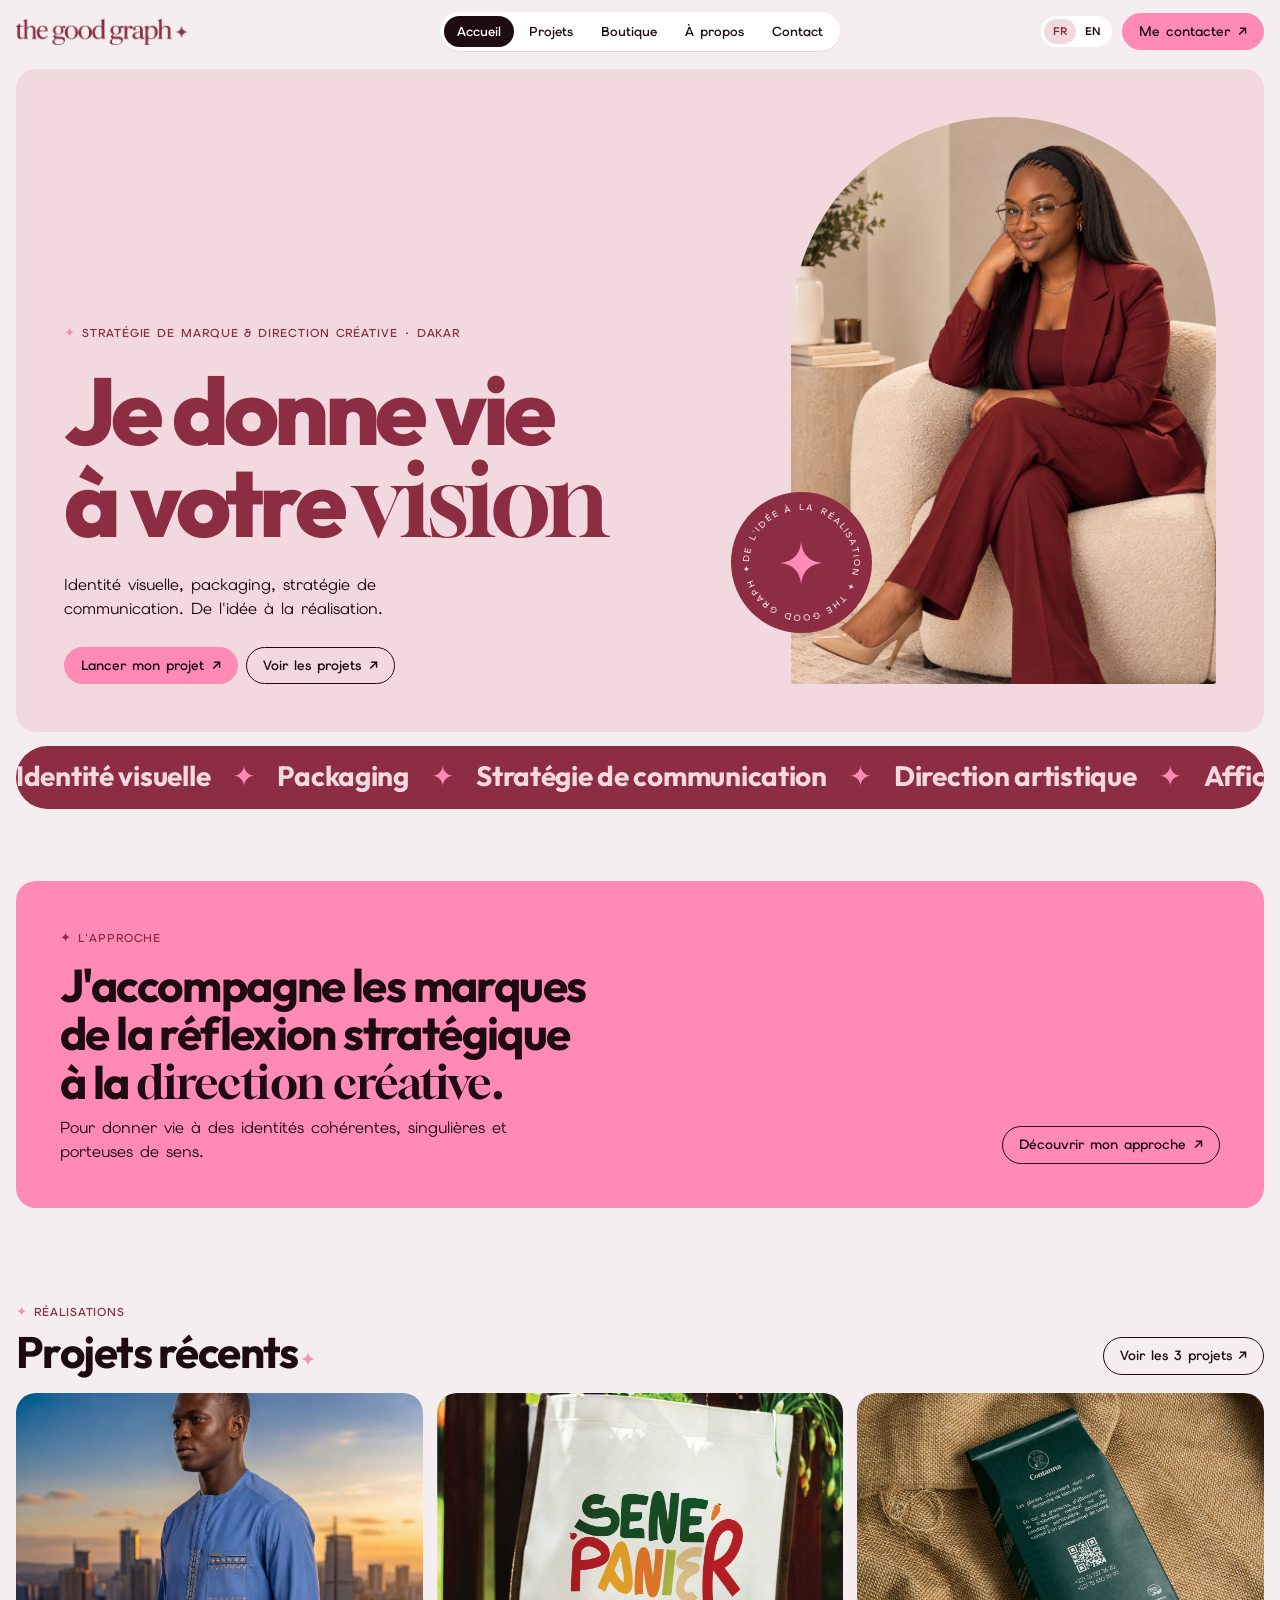
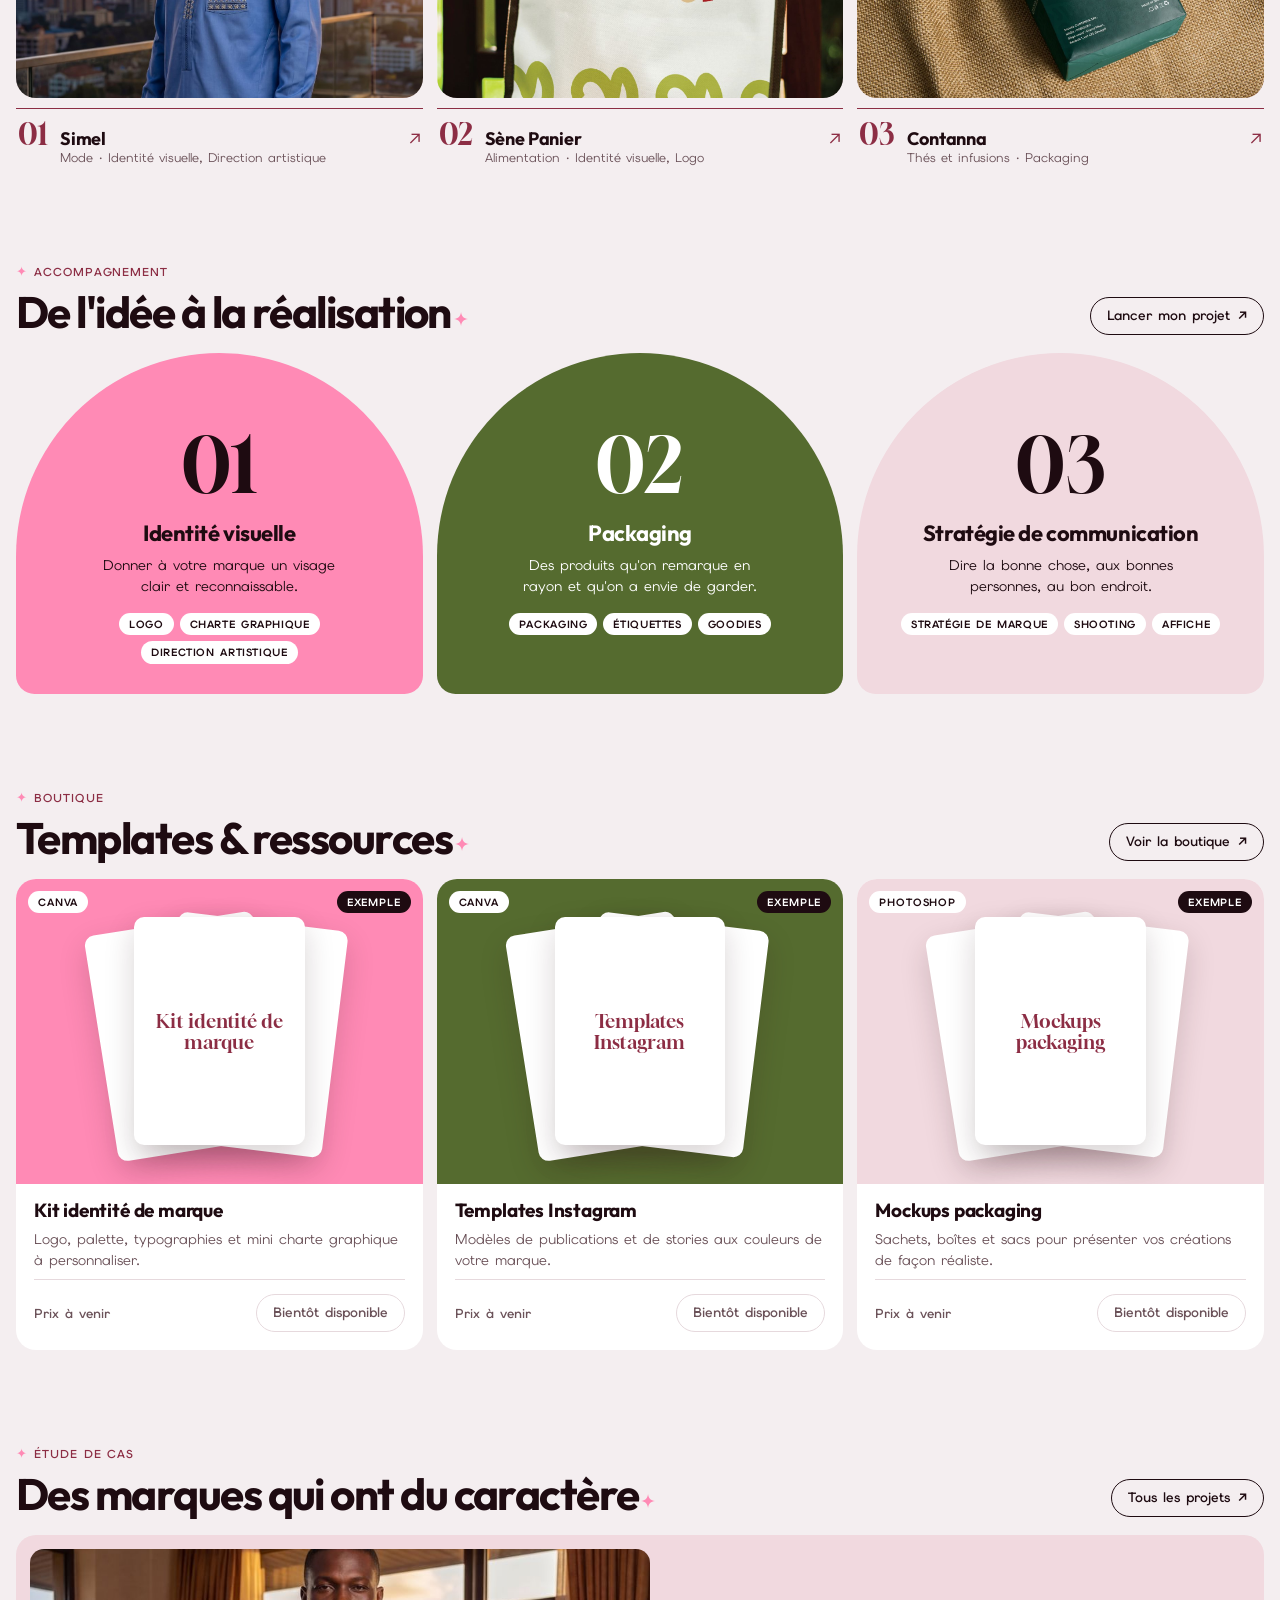
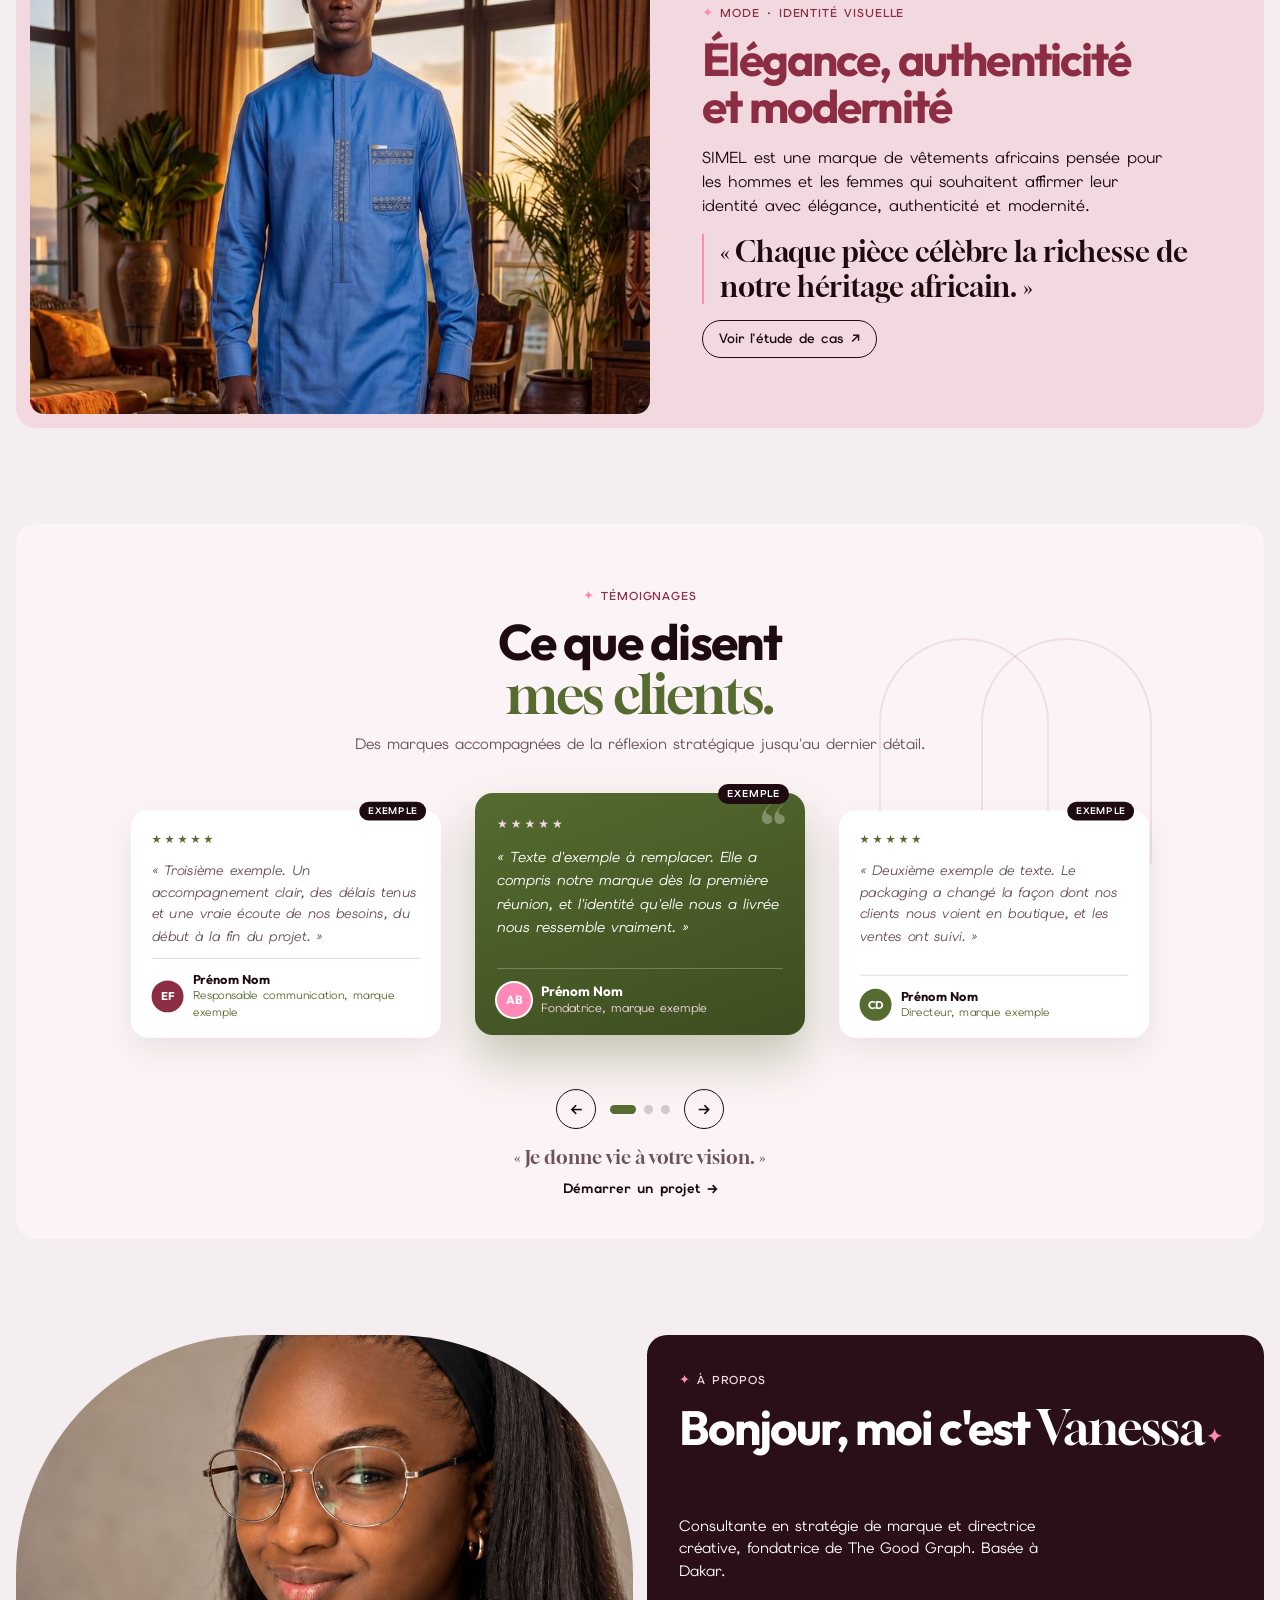
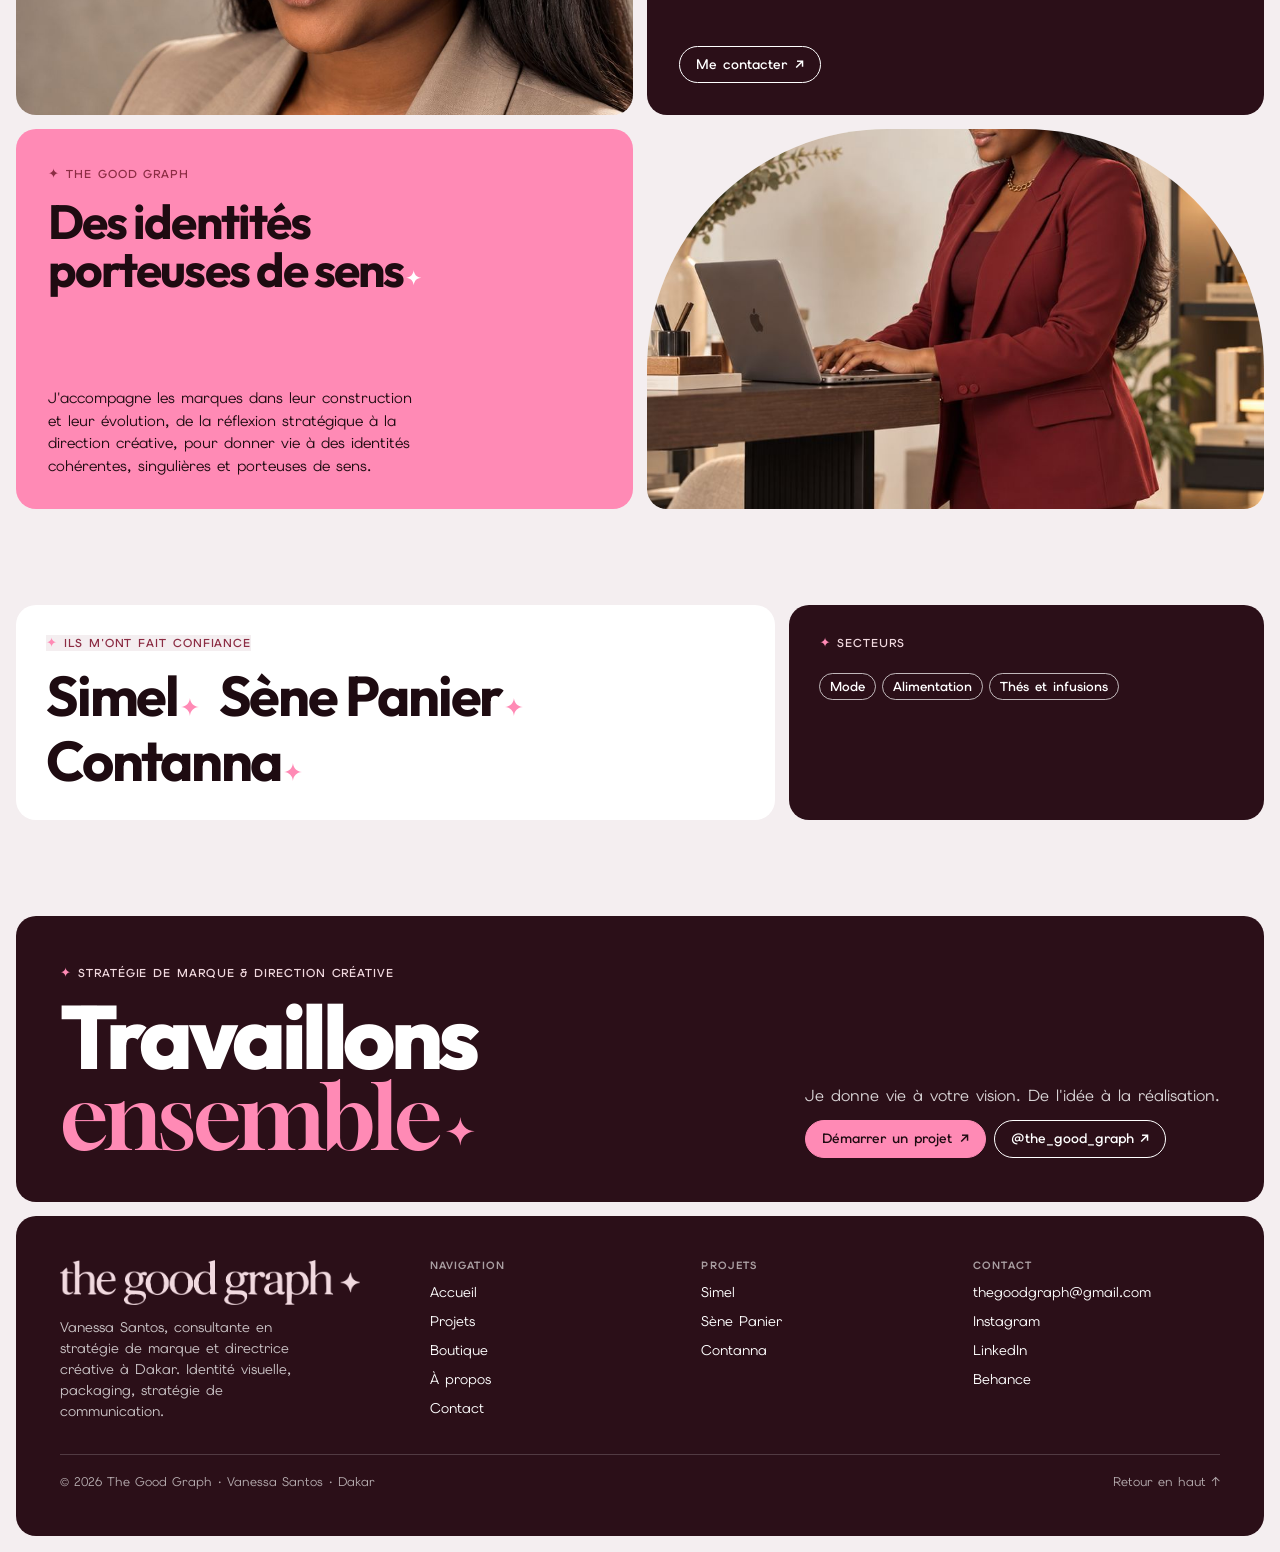
<file: src/index.html>
<!doctype html>
<html lang="fr">
<head>
<meta charset="utf-8">
<meta http-equiv="refresh" content="0; url=../index.html">
<title>Redirection...</title>
<script>window.location.replace("../index.html");</script>
</head>
<body>
<p>Redirection vers <a href="../index.html">l'accueil</a>...</p>
</body>
</html>
</file>
